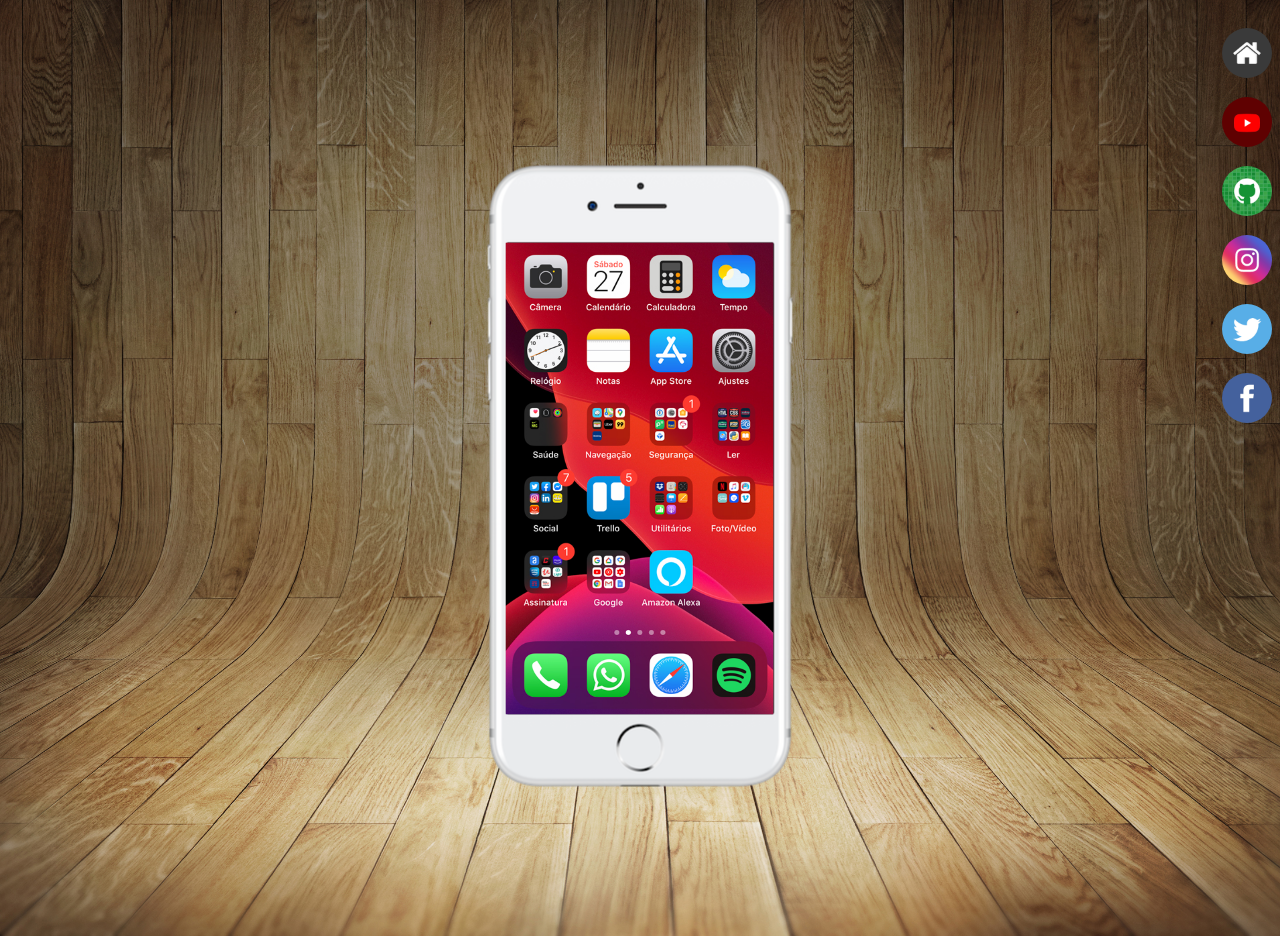
<file: index.html>
<!DOCTYPE html>
<html lang="pt-BR">
<head>
    <meta charset="UTF-8">
    <meta http-equiv="X-UA-Compatible" content="IE=edge">
    <meta name="viewport" content="width=device-width, initial-scale=1.0">
    <link rel="shortcut icon" href="imagens/pacote-d013/favicon.ico" type="image/x-icon">
    <title>Projeto de Redes Sociais</title>
    <link rel="stylesheet" href="style.css">
</head>
<body>

    <div id="iphone">
        <img src="imagens/pacote-d013/frame-iphone.png" alt="foto iphone">

        <iframe name="frame" src="tela-pag/home.html" frameborder="0"></iframe>

    </div>



    <div id="menu">

        <a href="tela-pag/home.html" target="frame"><img src="imagens/pacote-d013/logo-home.jpg" alt="logo do home"></a> <br>
        <a href="tela-pag/youtube.html" target="frame"><img src="imagens/pacote-d013/logo-youtube.jpg" alt="logo do youtube"></a> <br>
        <a href="tela-pag/github.html" target="frame"><img src="imagens/pacote-d013/logo-github.jpg" alt="logo do github"></a> <br>
        <a href="tela-pag/instagram.html" target="frame"><img src="imagens/pacote-d013/logo-instagram.jpg" alt="logo do instagram"></a> <br>
        <a href="tela-pag/twitter.html" target="frame"><img src="imagens/pacote-d013/logo-twitter.jpg" alt="logo do twitter"></a> <br>
        <a href="tela-pag/facebook.html" target="frame"><img src="imagens/pacote-d013/logo-facebook.jpg" alt="logo do facebook"></a> <br>

    </div>
    
</body>
</html>
</file>
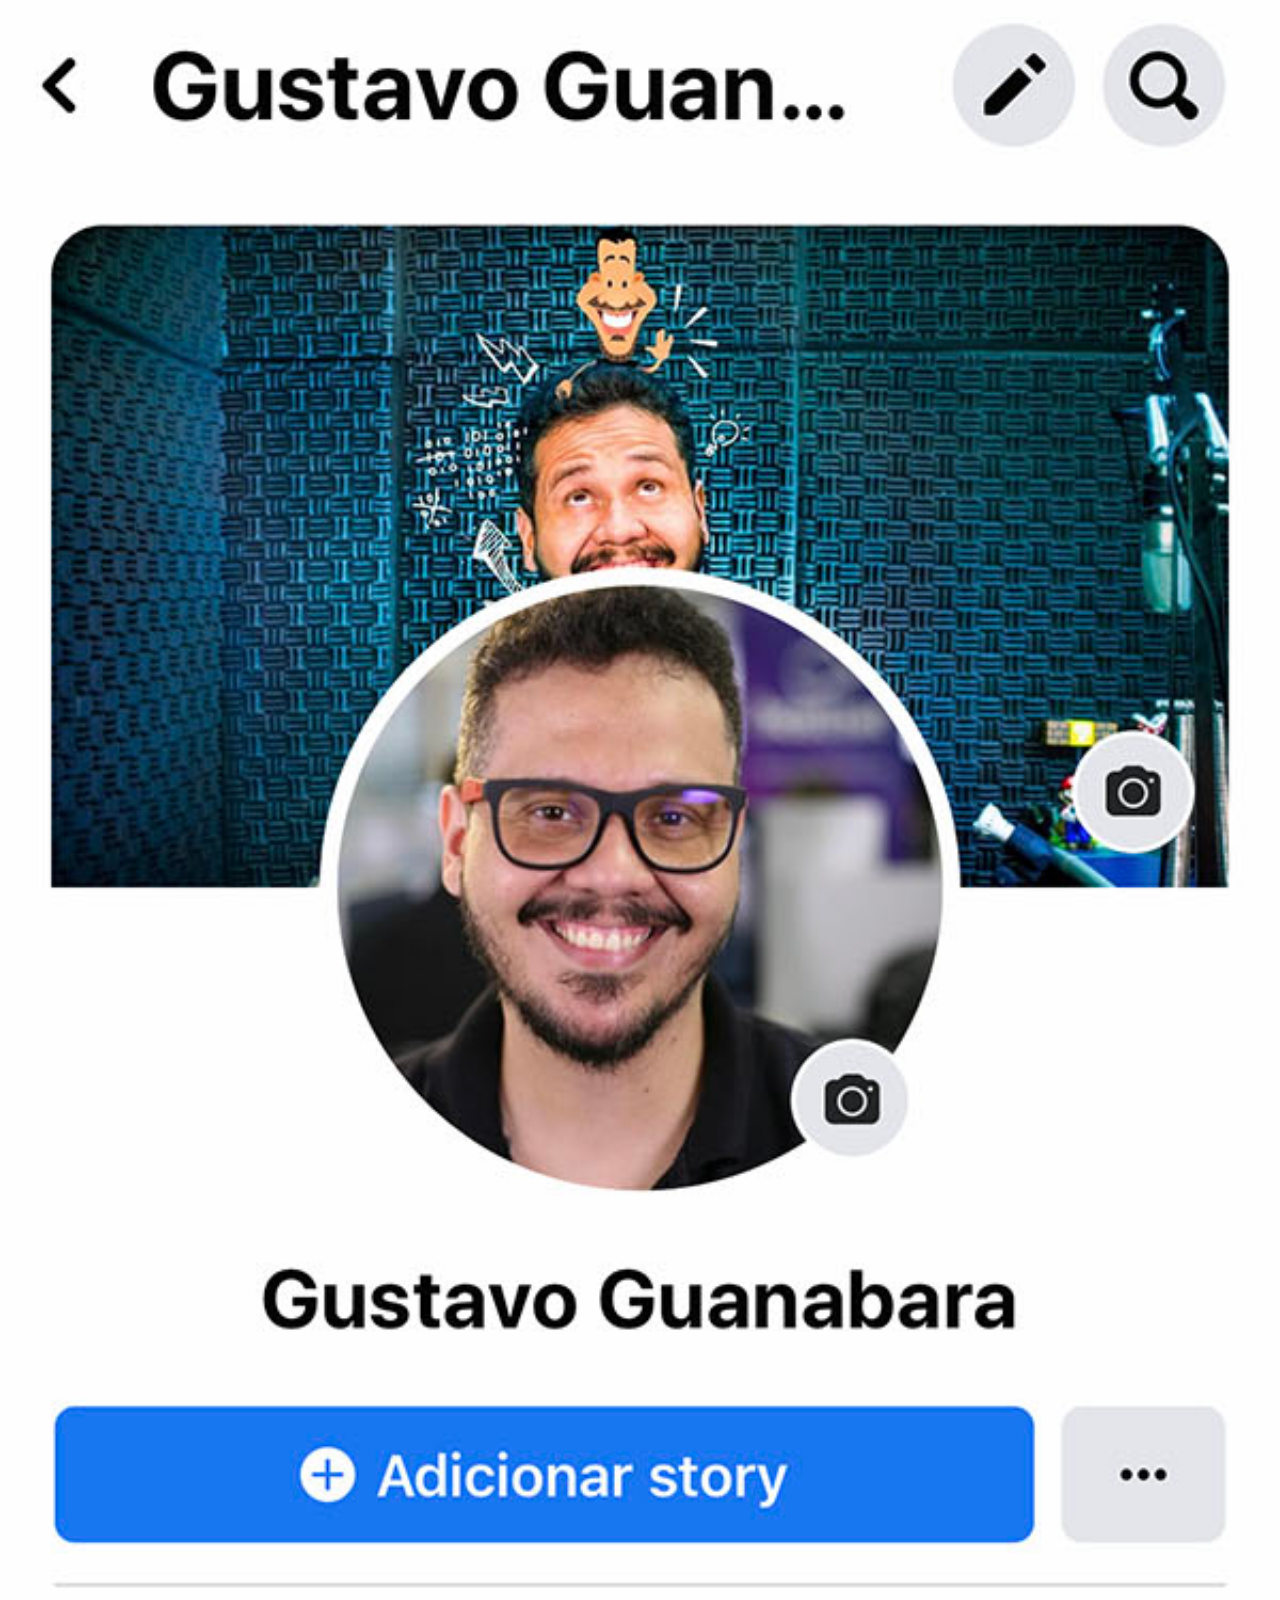
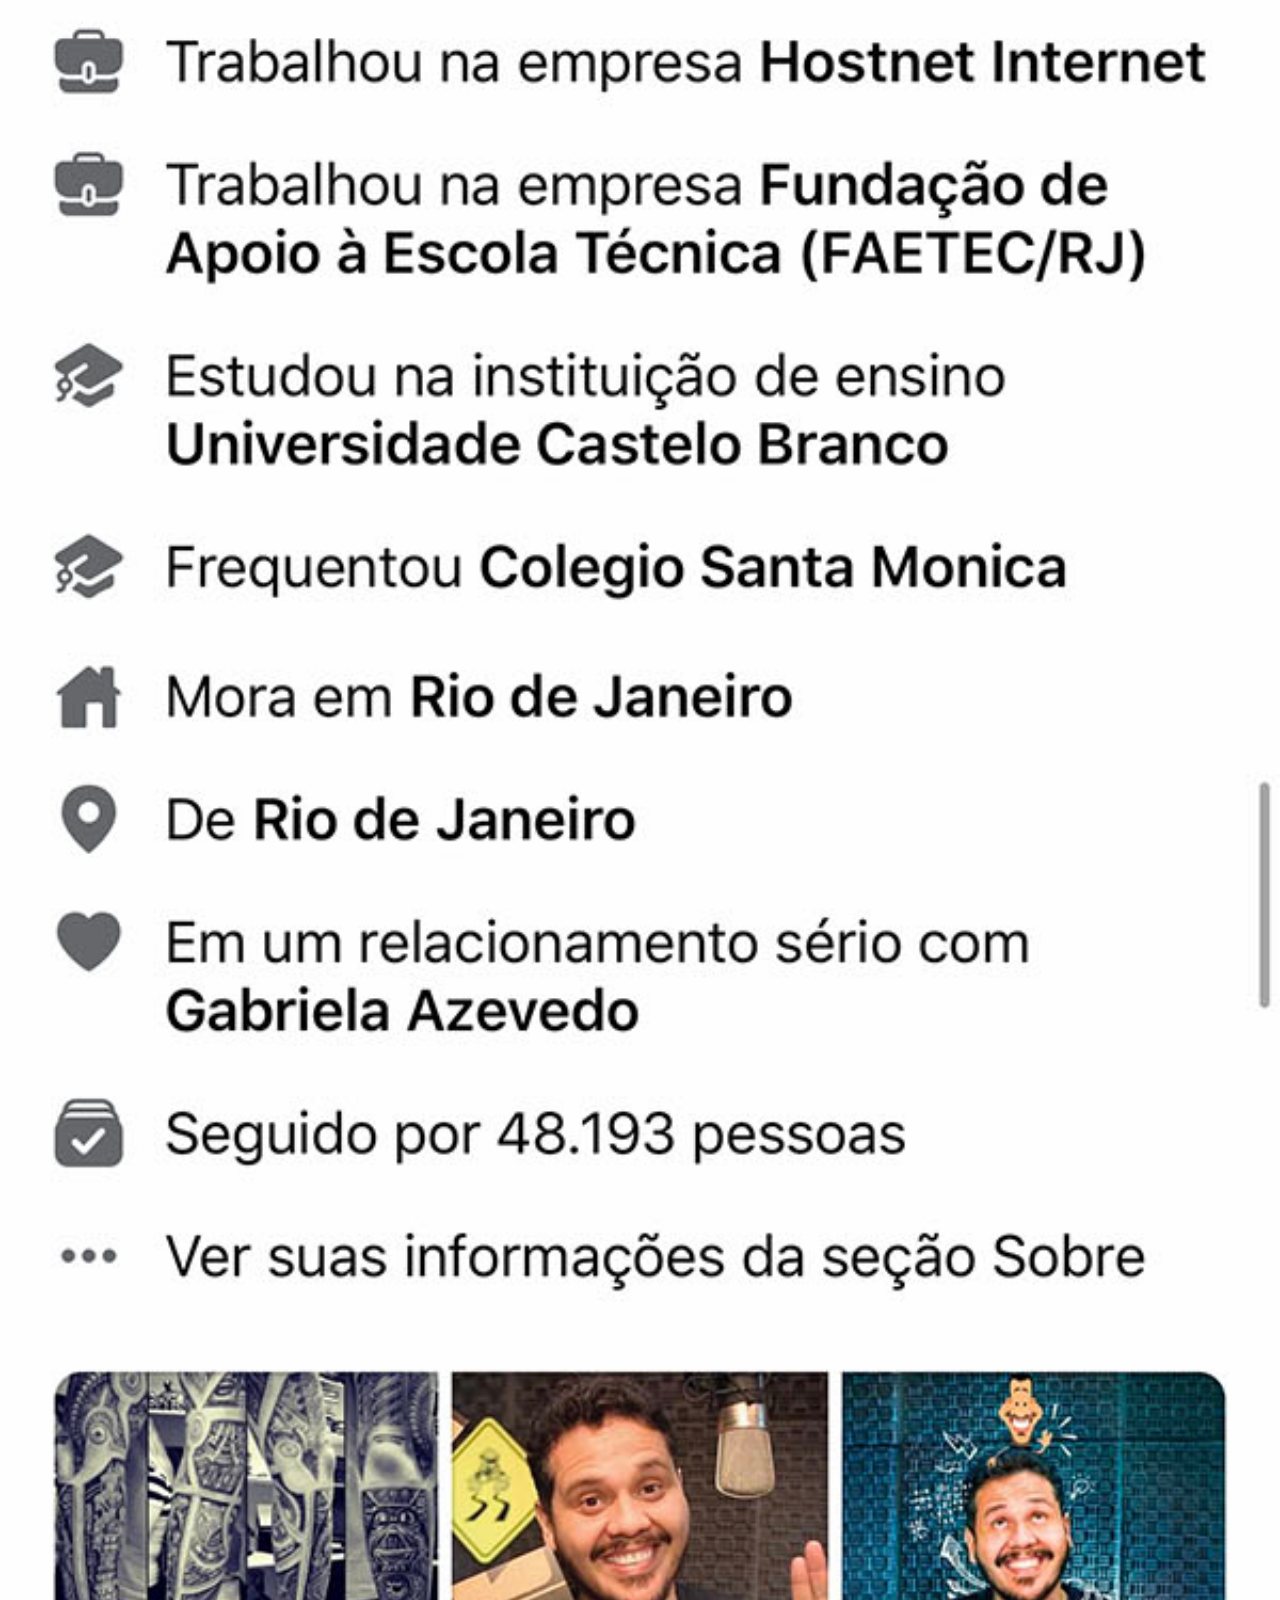
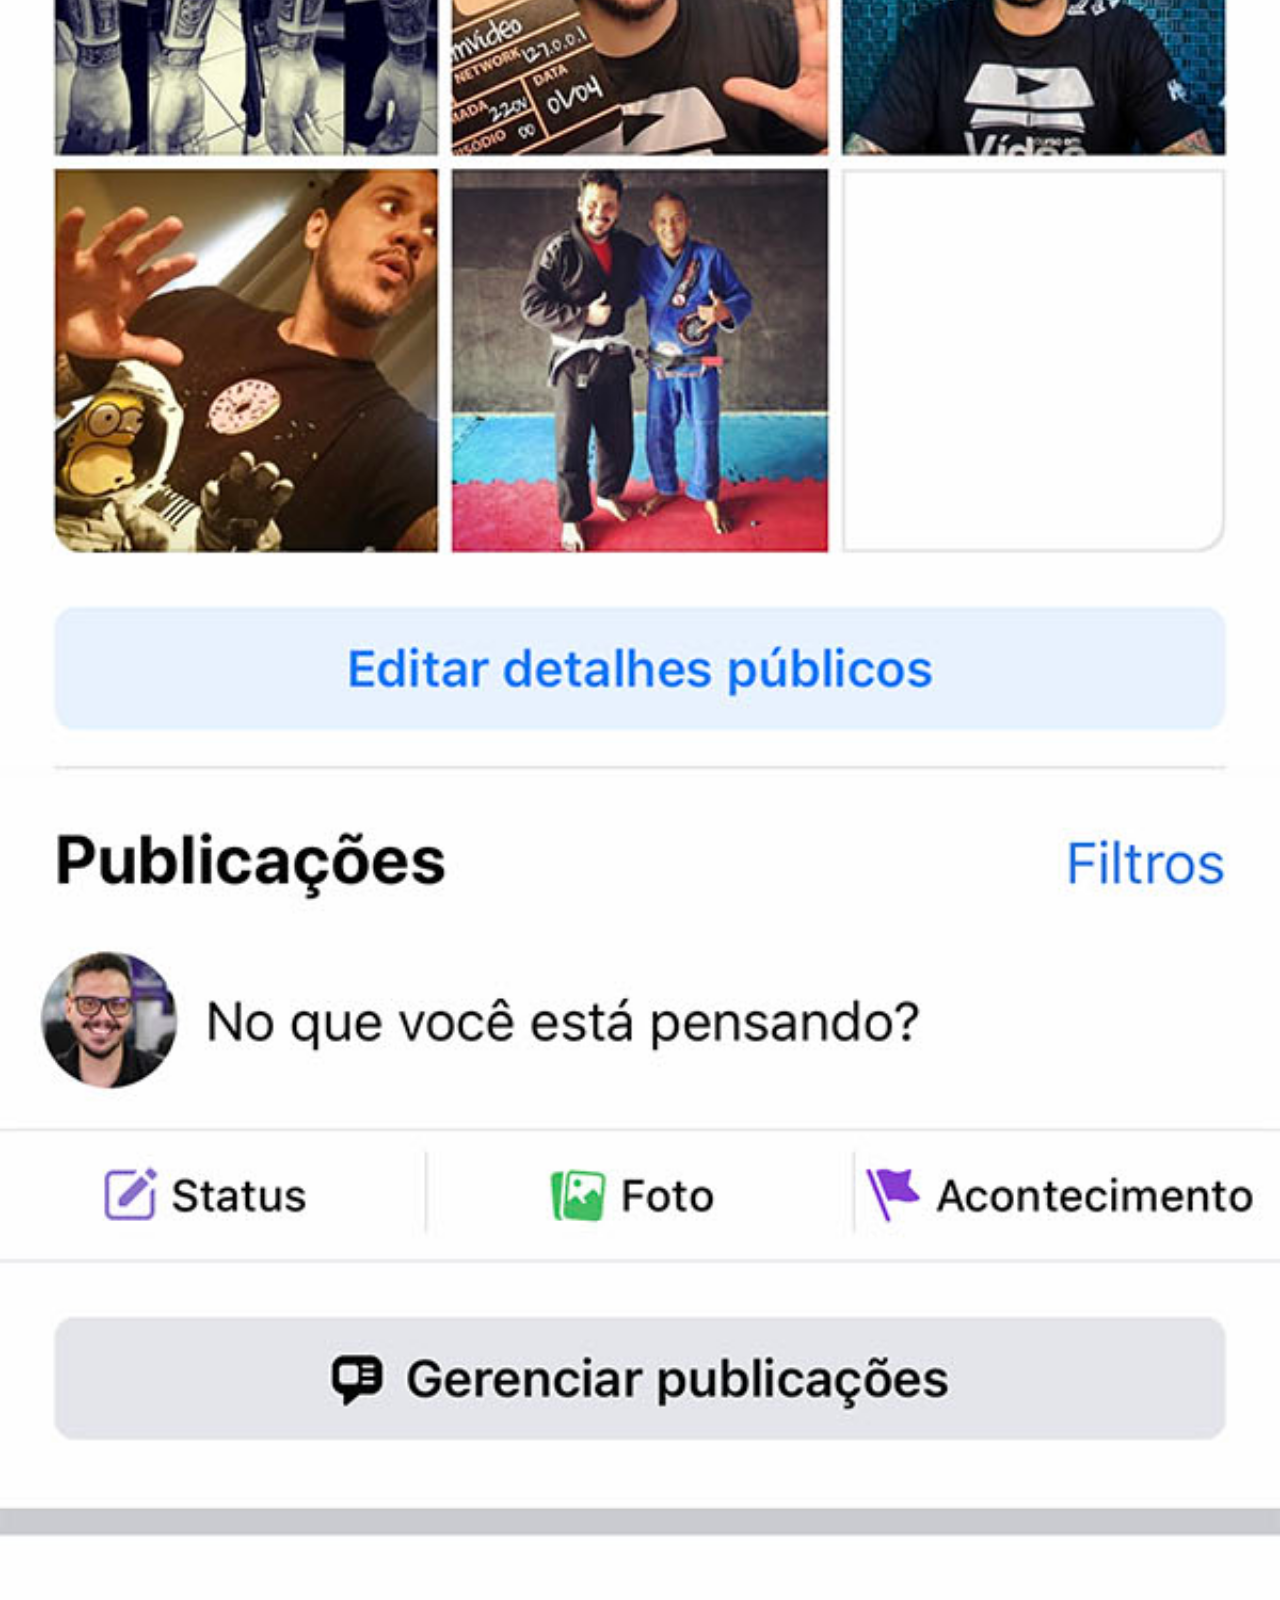
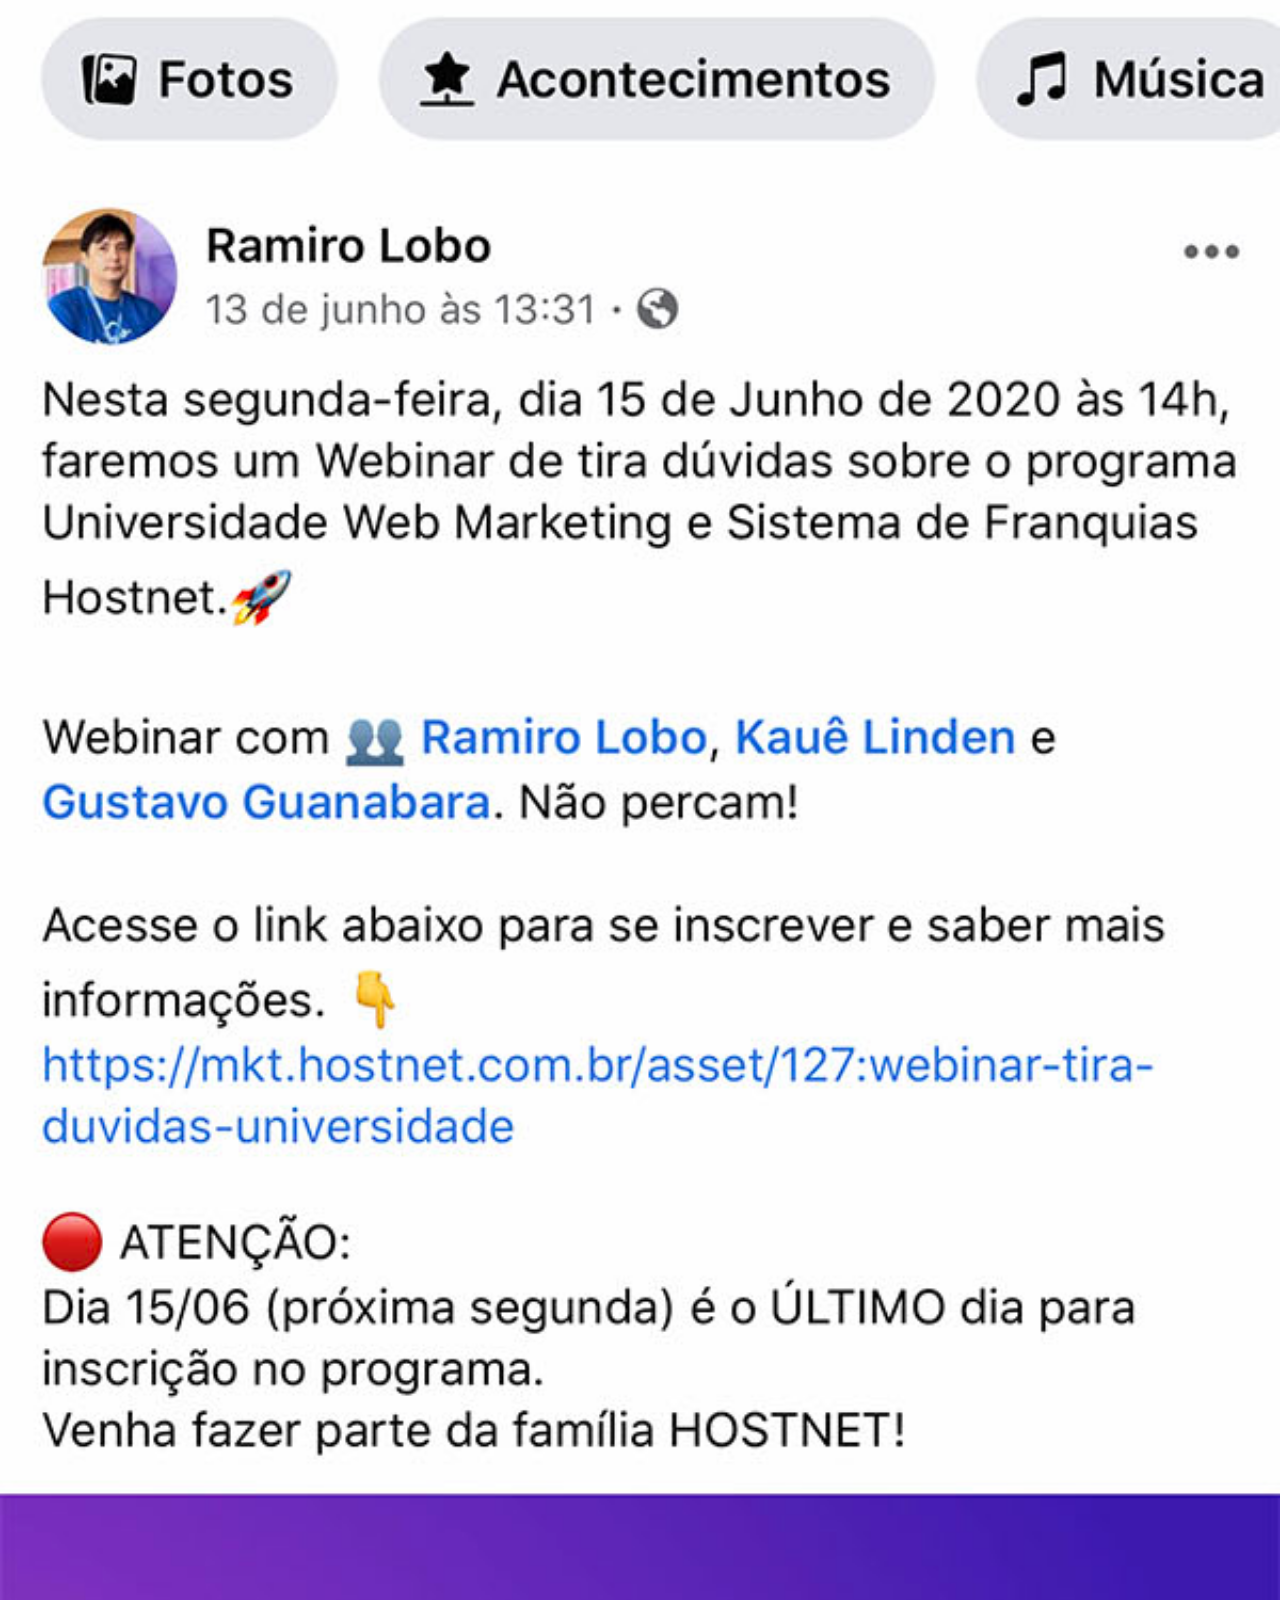
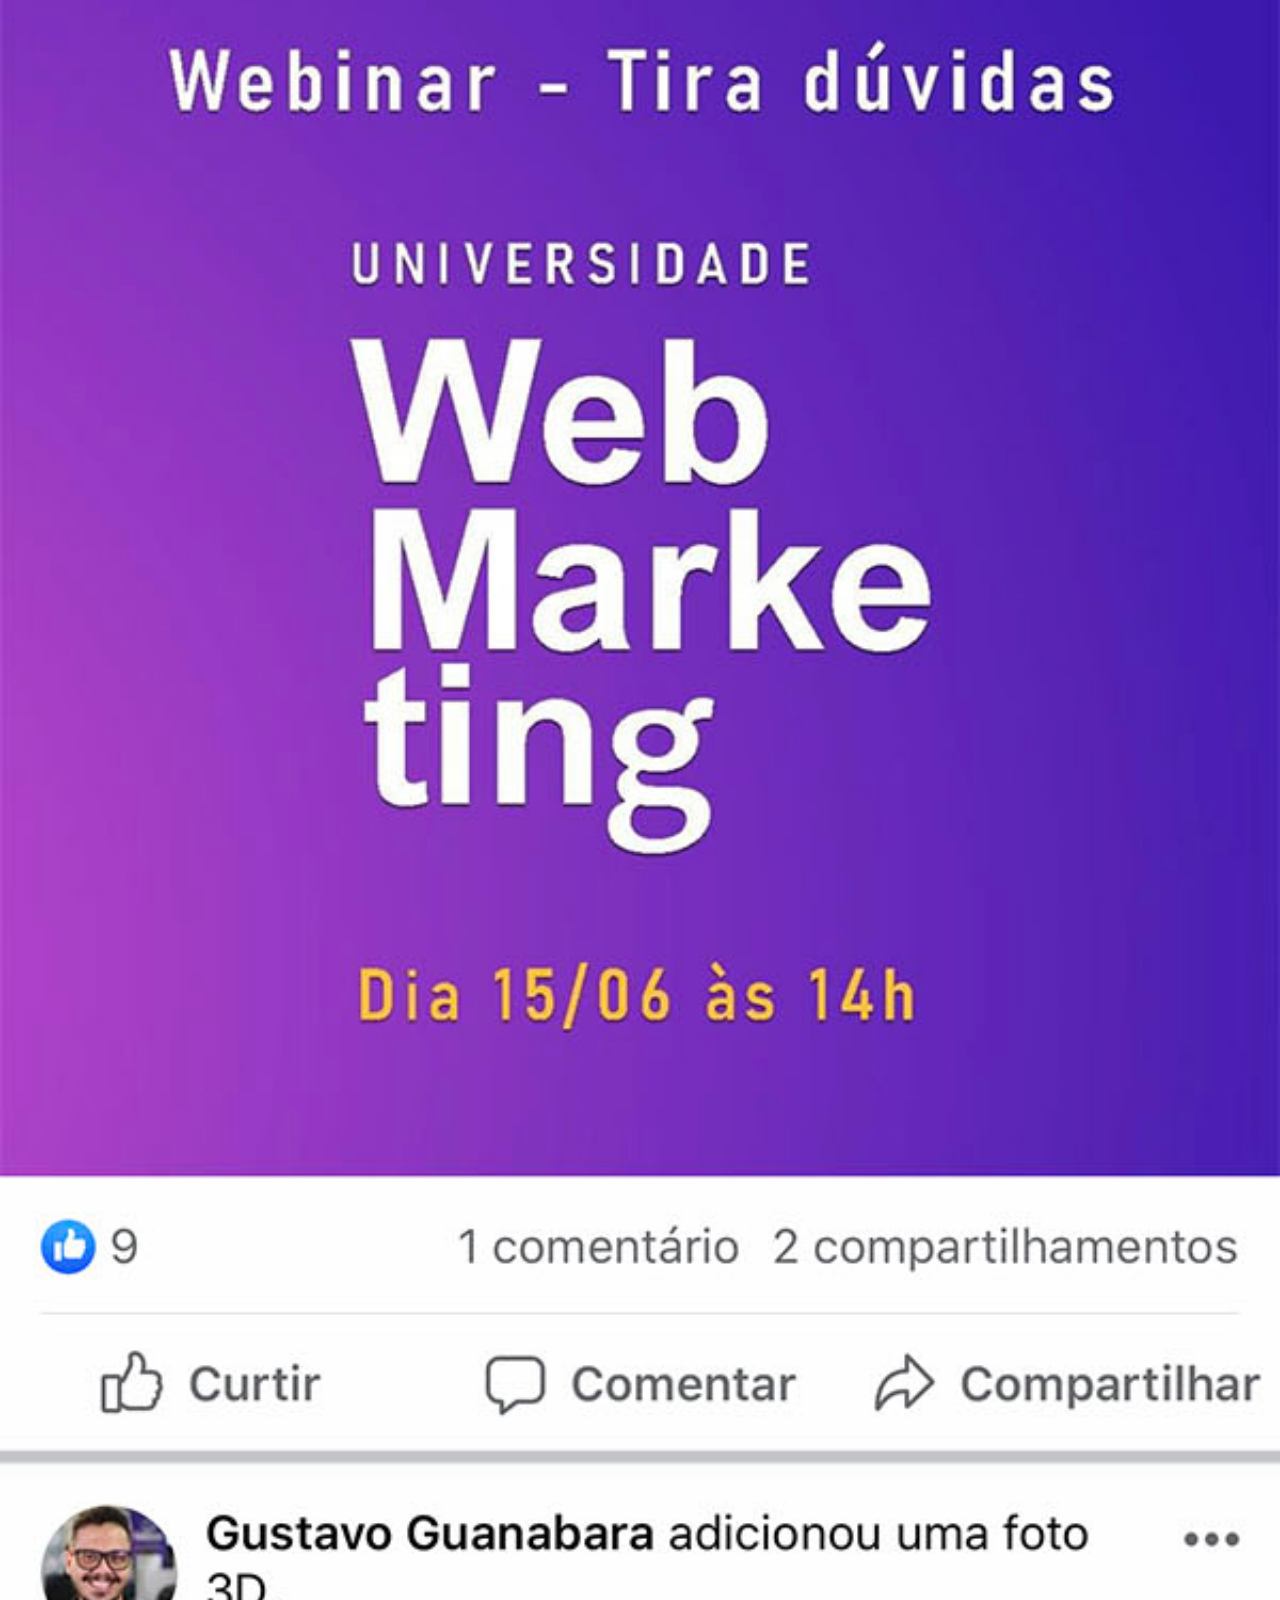
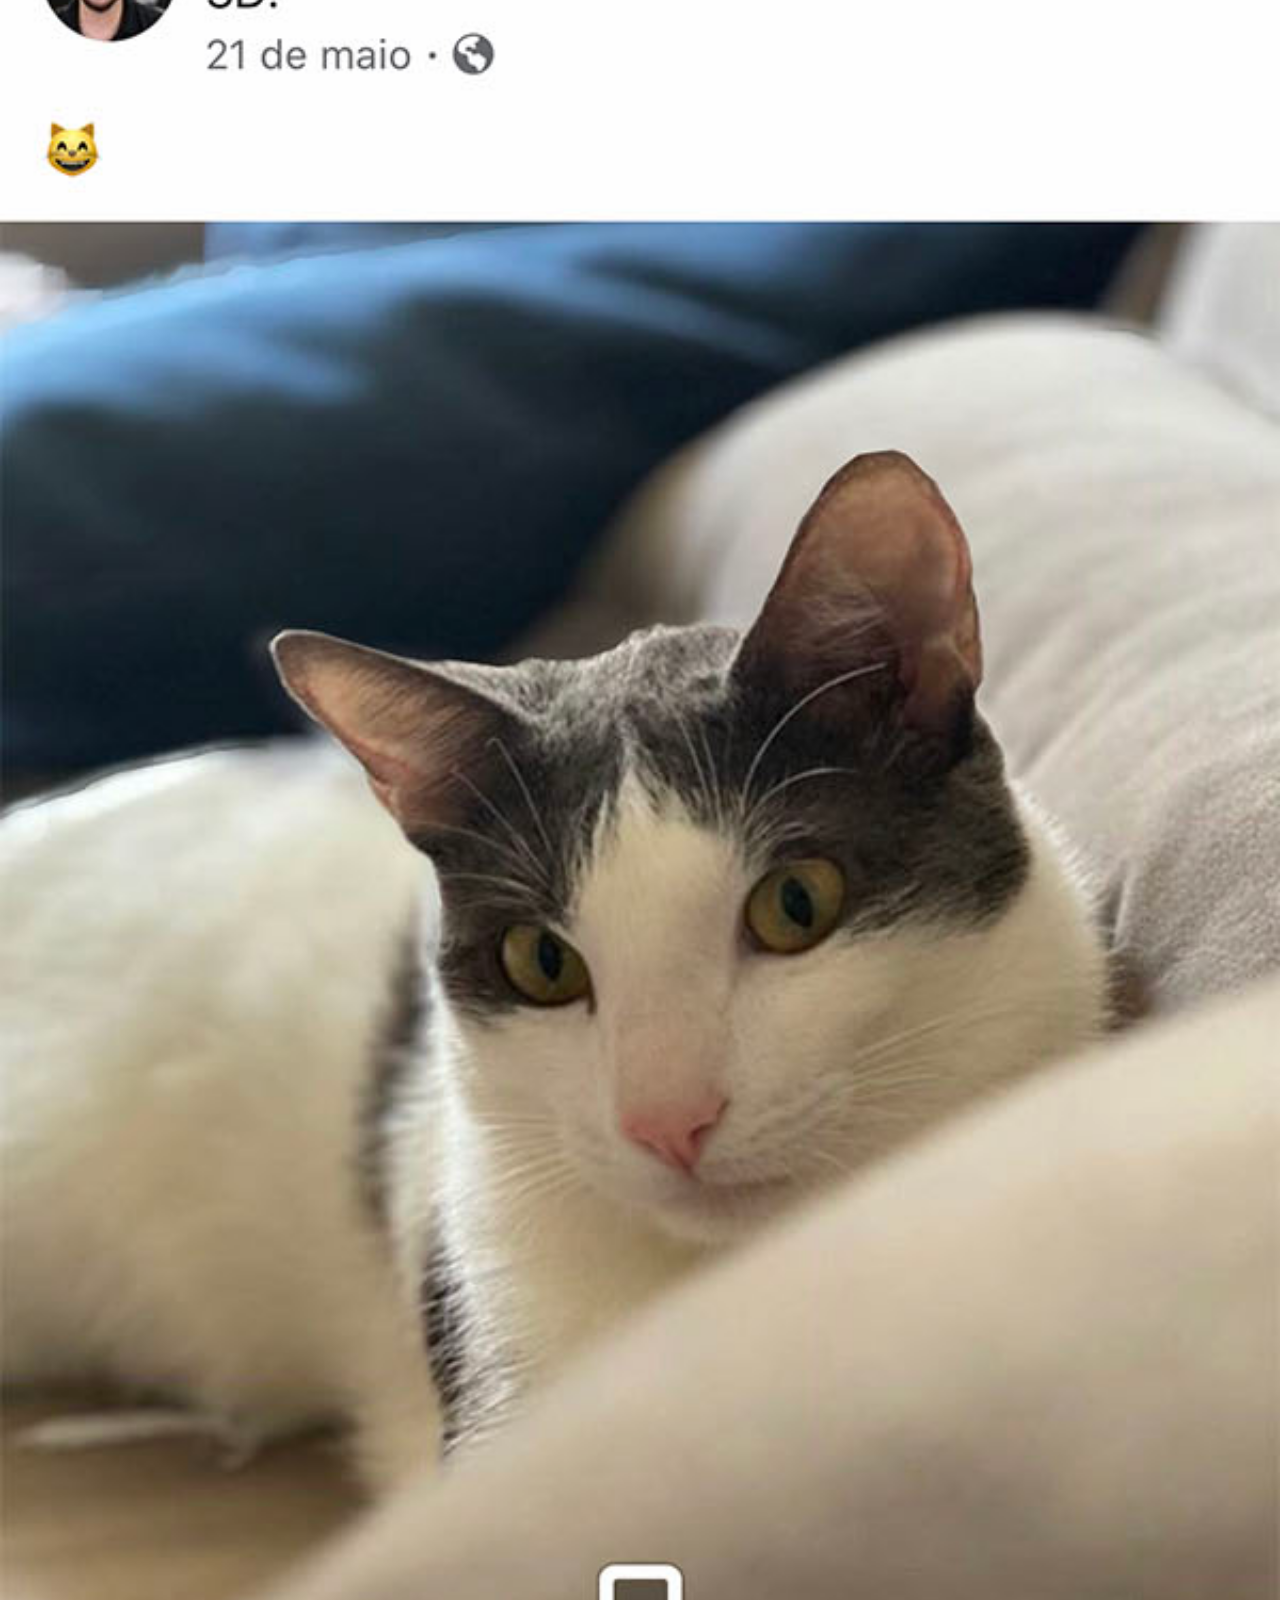
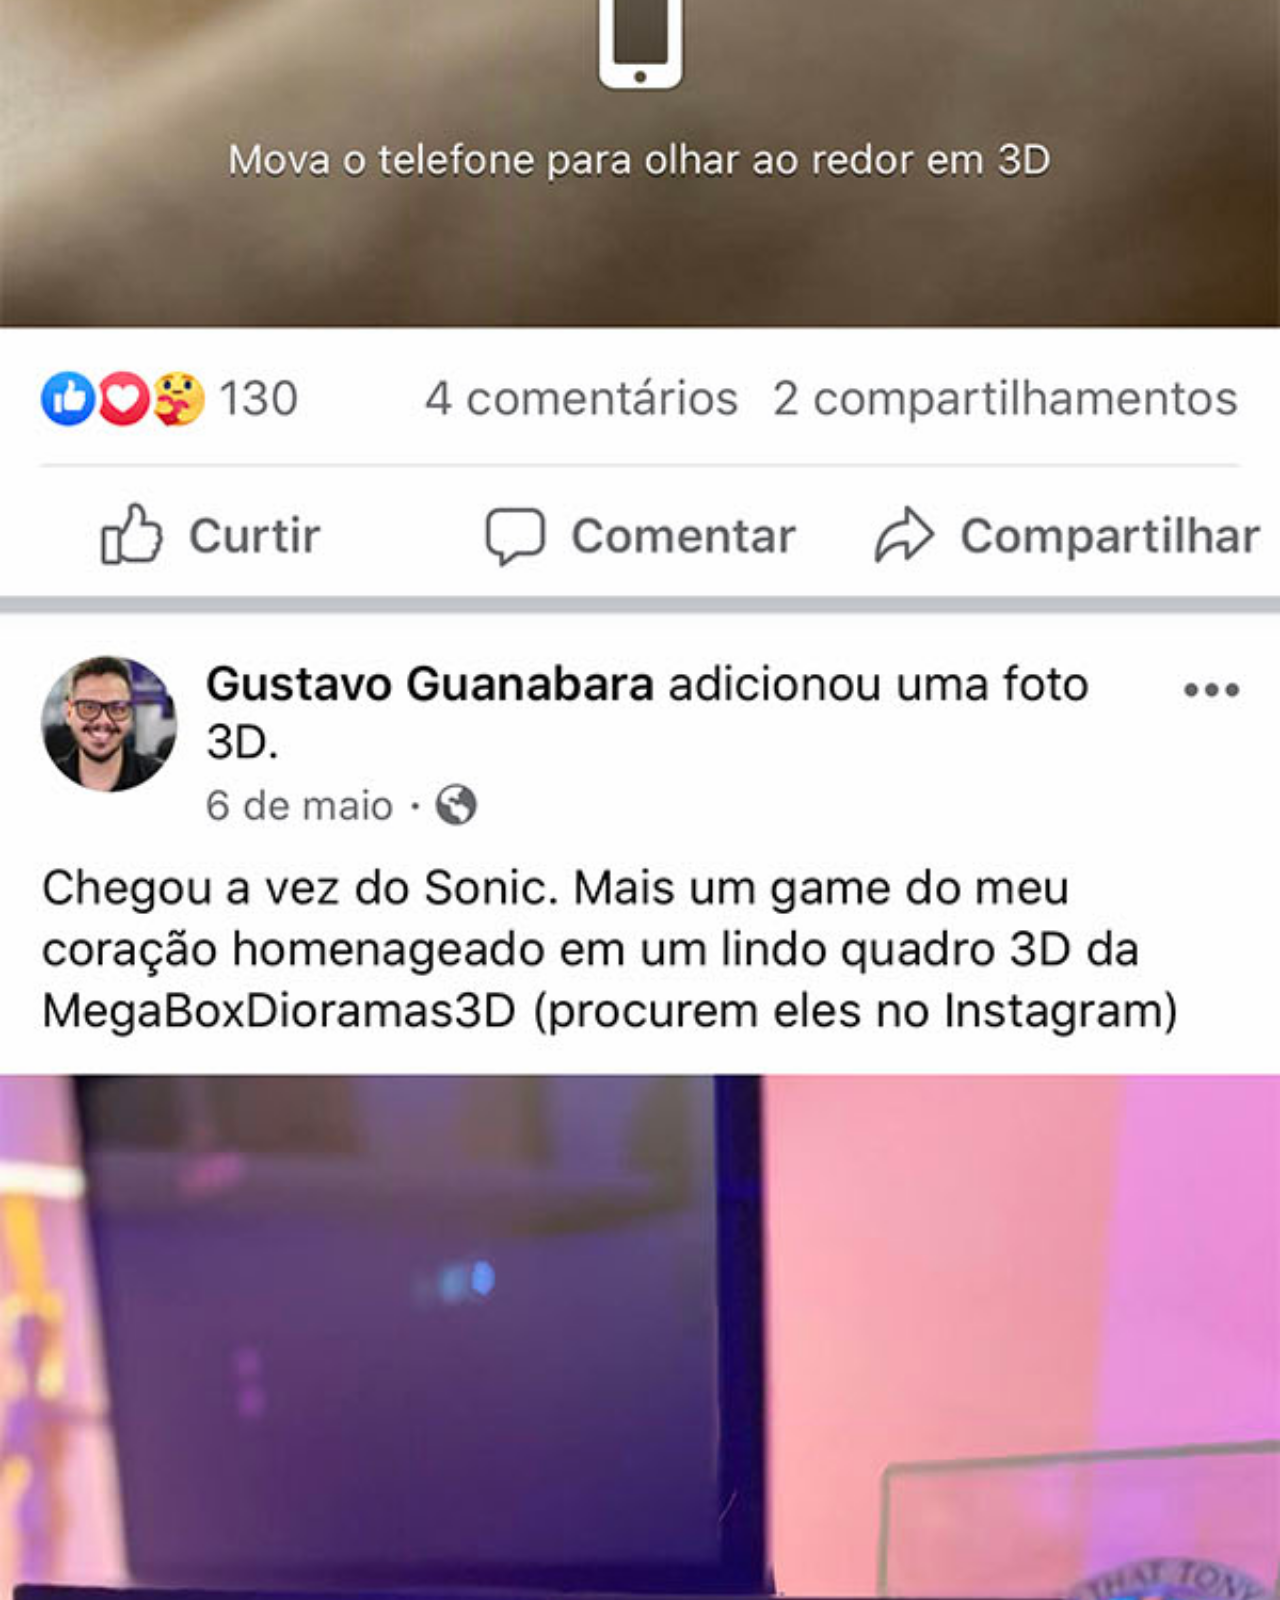
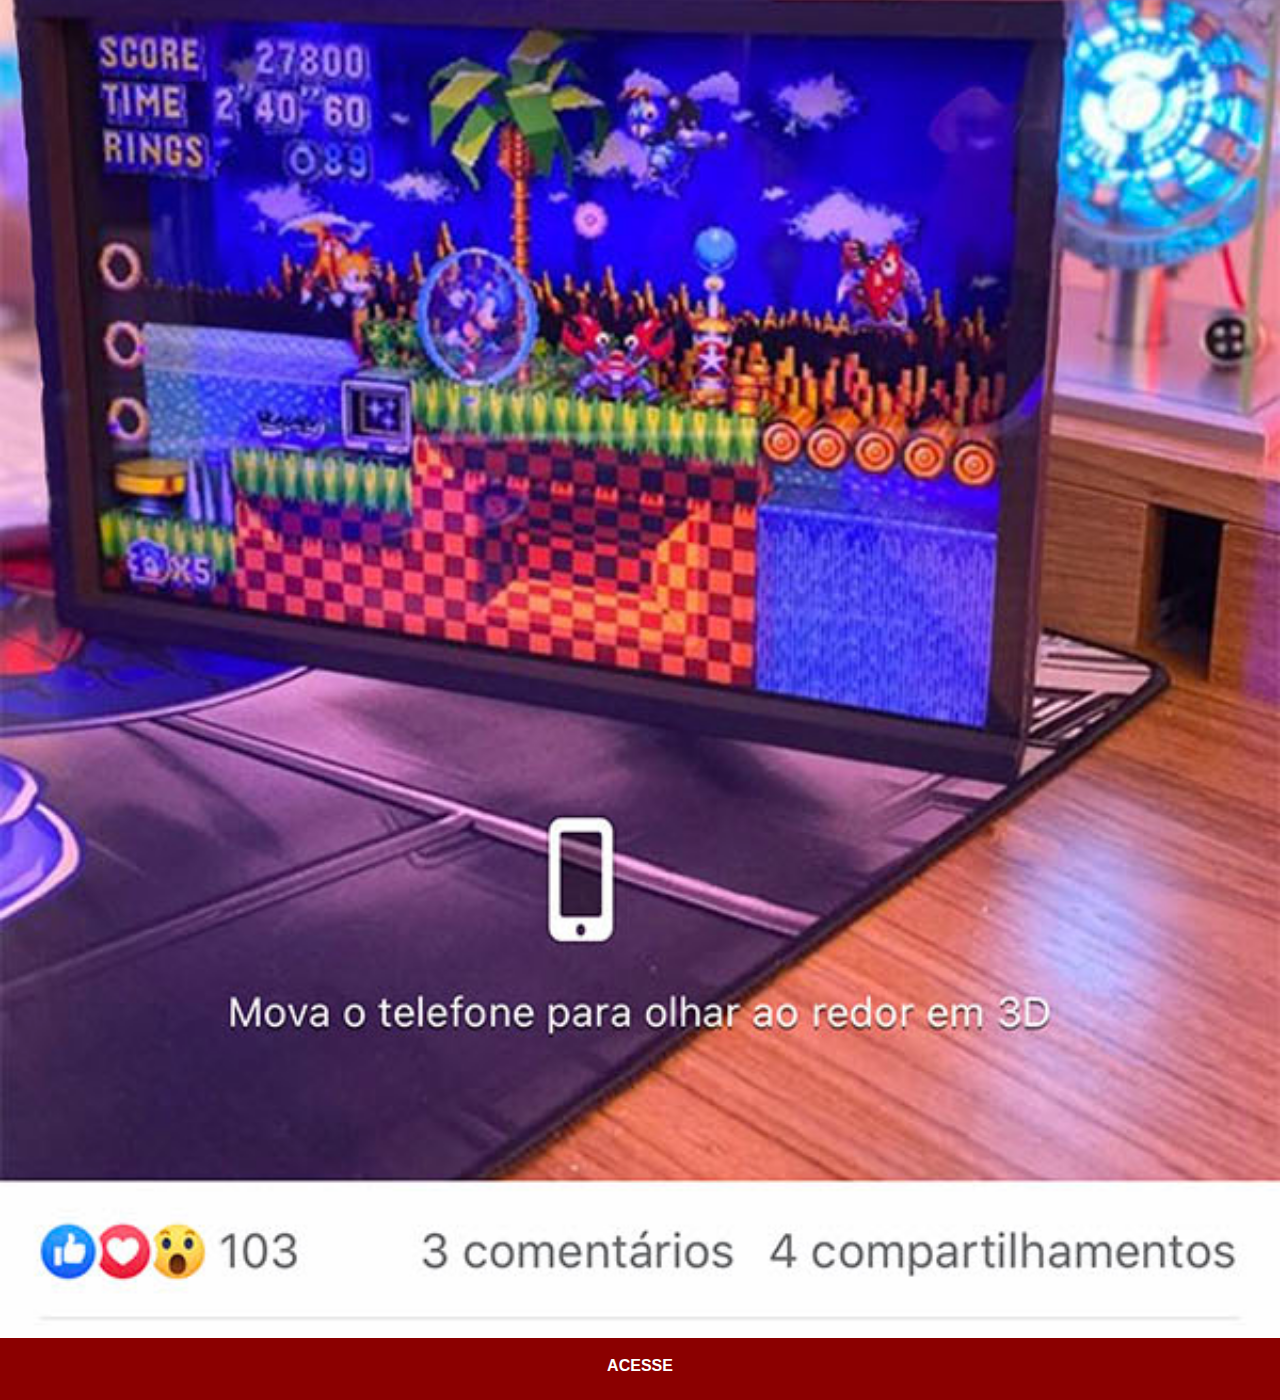
<file: tela-pag/facebook.html>
<!DOCTYPE html>
<html lang="pt-BR">
<head>
    <meta charset="UTF-8">
    <meta http-equiv="X-UA-Compatible" content="IE=edge">
    <meta name="viewport" content="width=device-width, initial-scale=1.0">
    <link rel="stylesheet" href="../estilos/estilo-social.css">
    <title>FACEBOOK</title>

</head>
<body>
    <img src="../imagens/pacote-d013/tela-facebook.jpg" alt="Facebook">
    <a href="https://www.facebook.com/gustavoguanabara/" target="_blank">ACESSE</a>
    
    
</body>
</html>
</file>
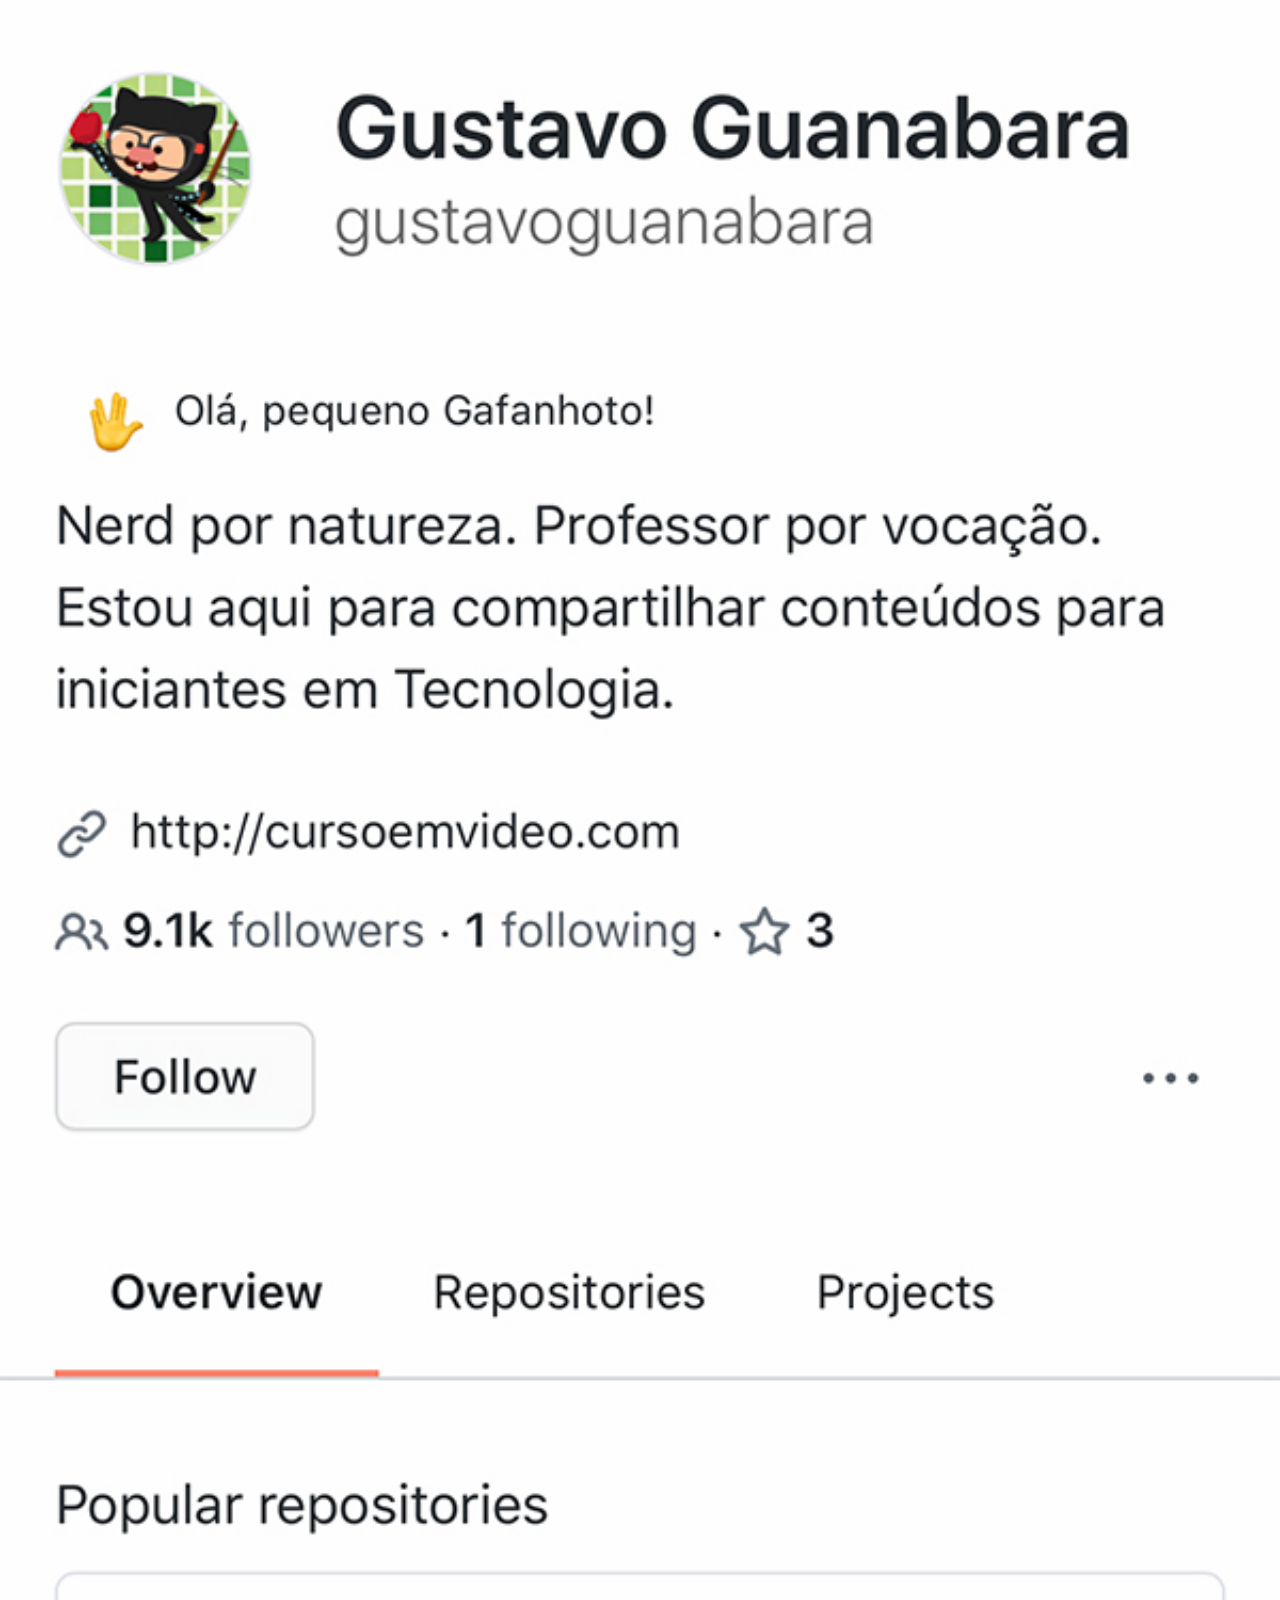
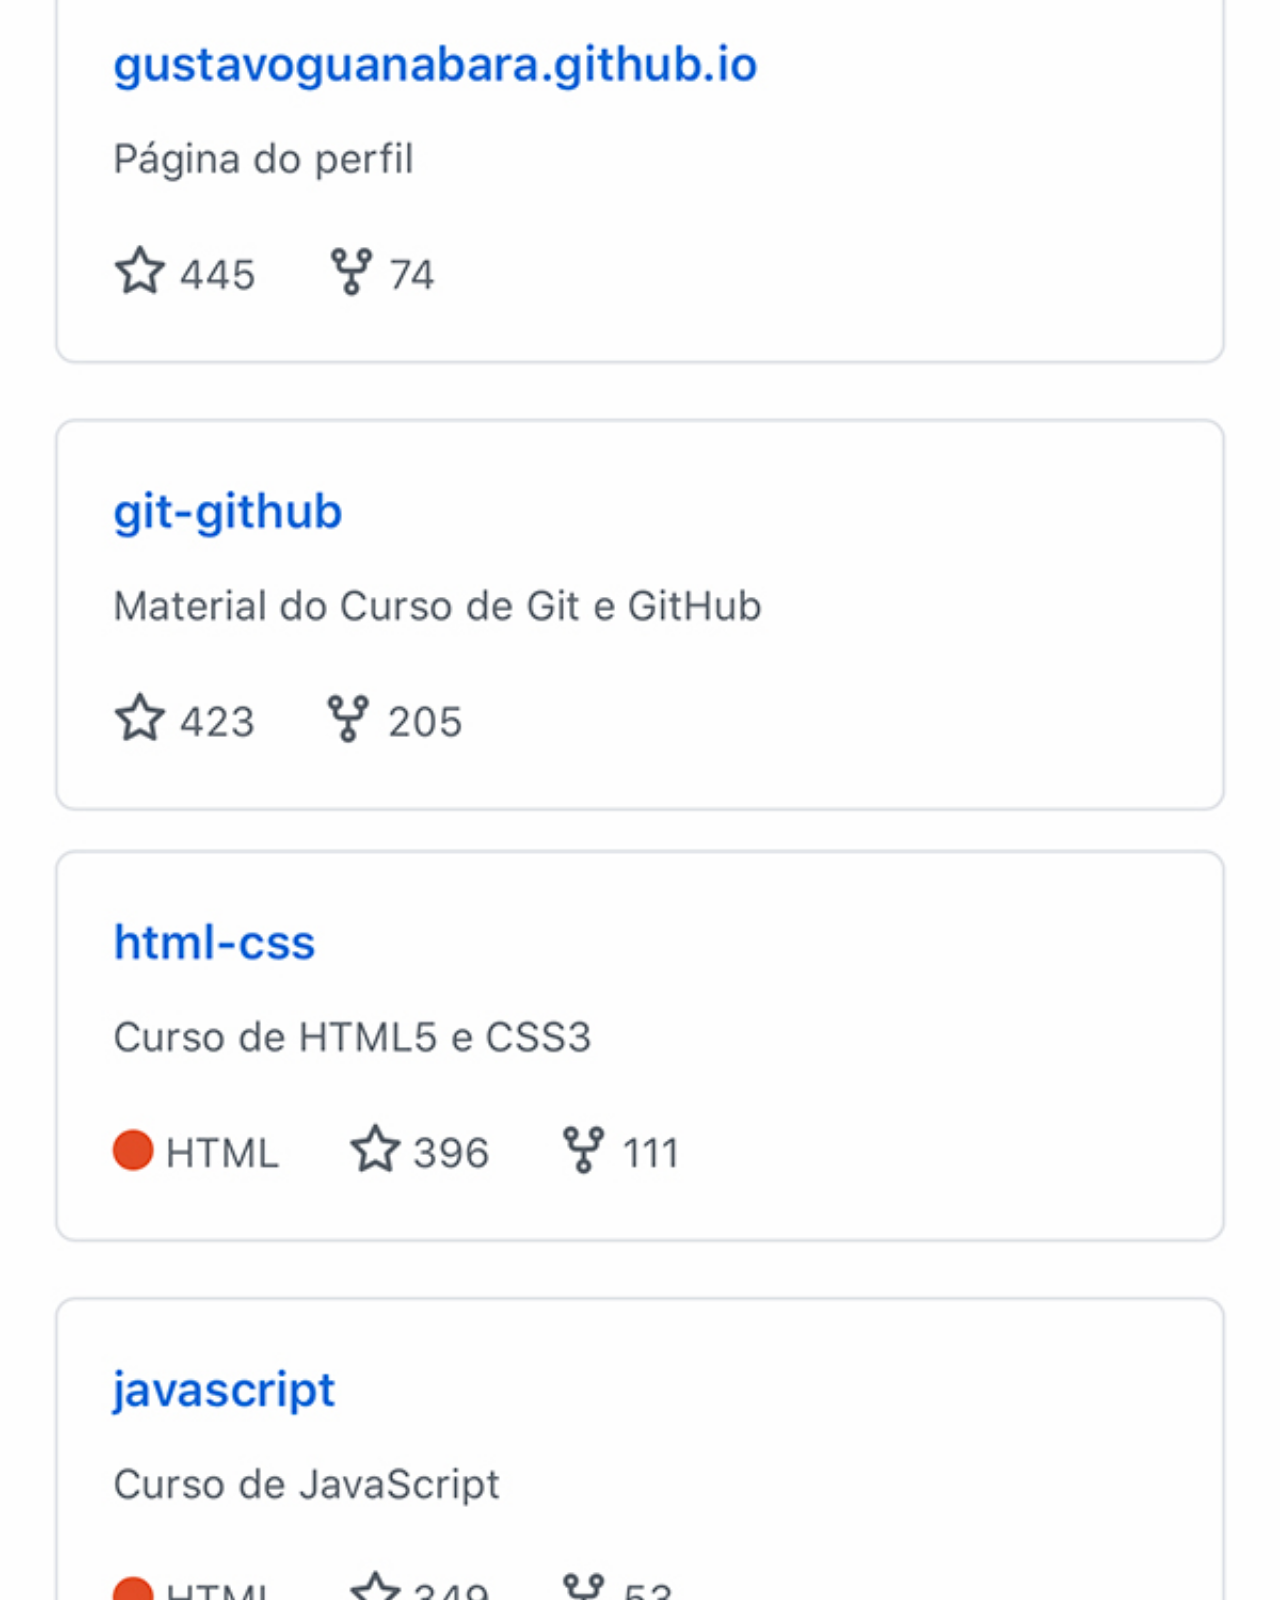
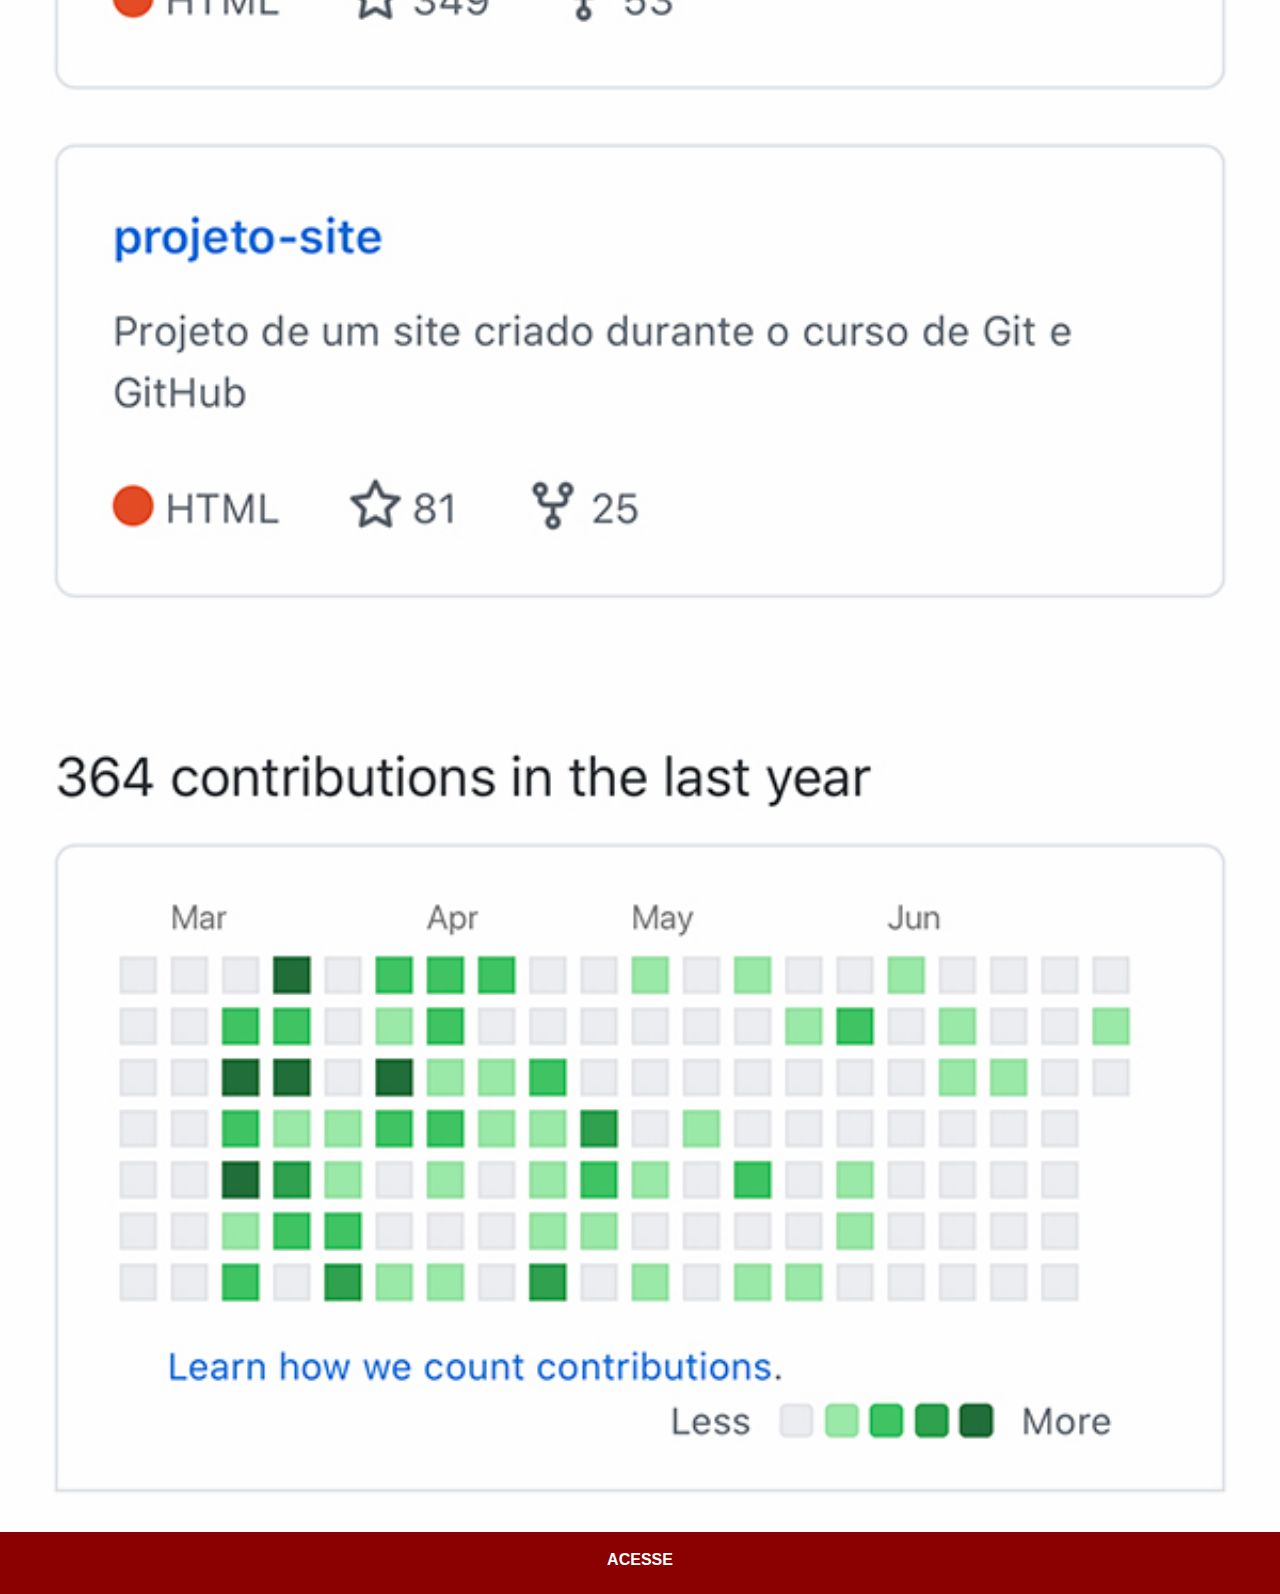
<file: tela-pag/github.html>
<!DOCTYPE html>
<html lang="pt-BR">
<head>
    <meta charset="UTF-8">
    <meta http-equiv="X-UA-Compatible" content="IE=edge">
    <meta name="viewport" content="width=device-width, initial-scale=1.0">
    <link rel="stylesheet" href="../estilos/estilo-social.css">
    <title>GITHUB</title>

</head>
<body>
    <img src="../imagens/pacote-d013/tela-github.jpg" alt="GitHub">
    <a href="https://github.com/gustavoguanabara" target="_blank">ACESSE</a>
    
    
</body>
</html>
</file>
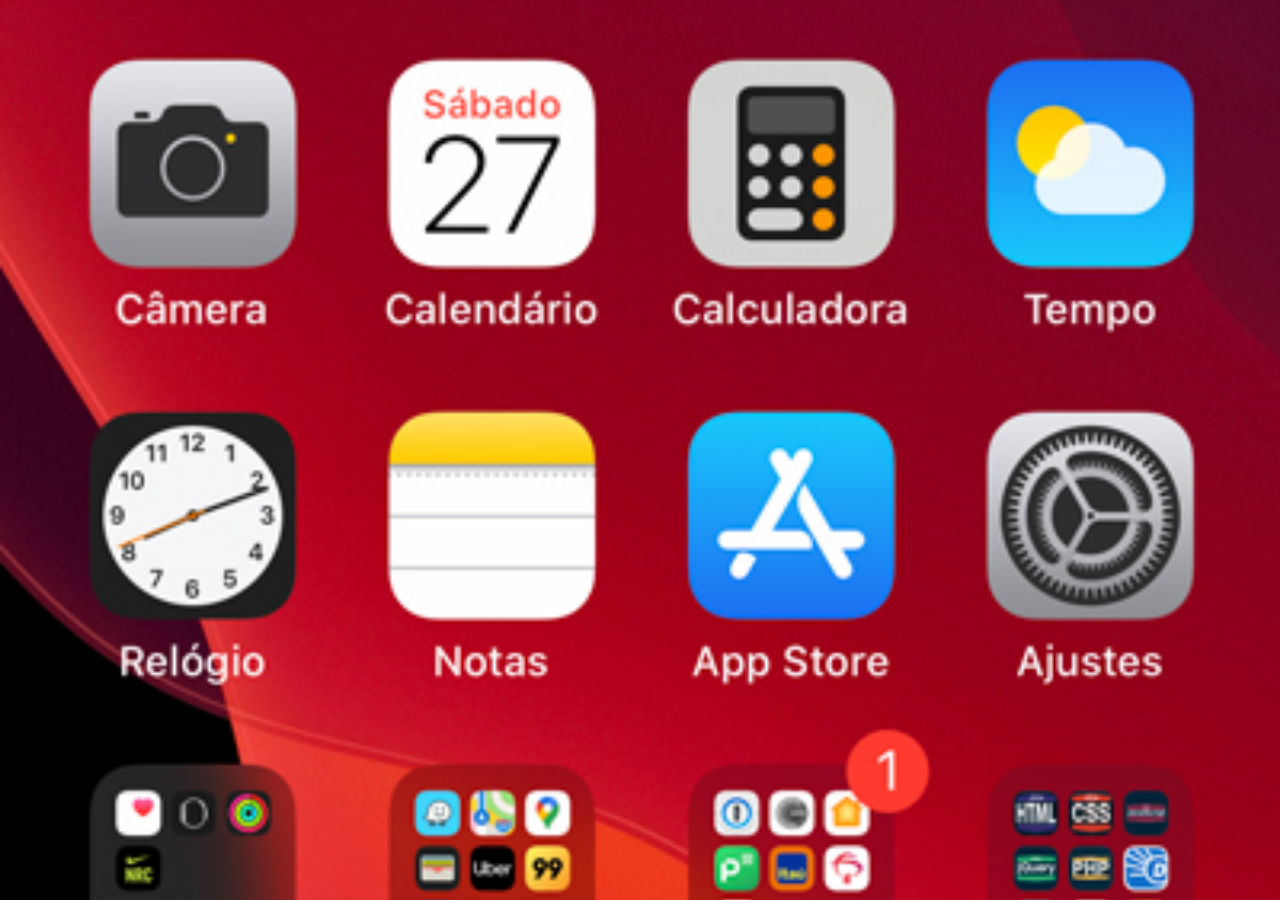
<file: tela-pag/home.html>
<!DOCTYPE html>
<html lang="pt-BR">
<head>
    <meta charset="UTF-8">
    <meta http-equiv="X-UA-Compatible" content="IE=edge">
    <meta name="viewport" content="width=device-width, initial-scale=1.0">
    <title>HOME</title>
    <style>
        * {
            margin: 0px;
            padding: 0px;
            
        }

        body {
            background-image: url(../imagens/pacote-d013/tela-home.jpg);
            background-repeat: no-repeat;
            background-size: cover;
            position: absolute;
            width: 100vw;
            height: 100vh;
            
        }
    </style>
</head>
<body>
    
    
</body>
</html>
</file>
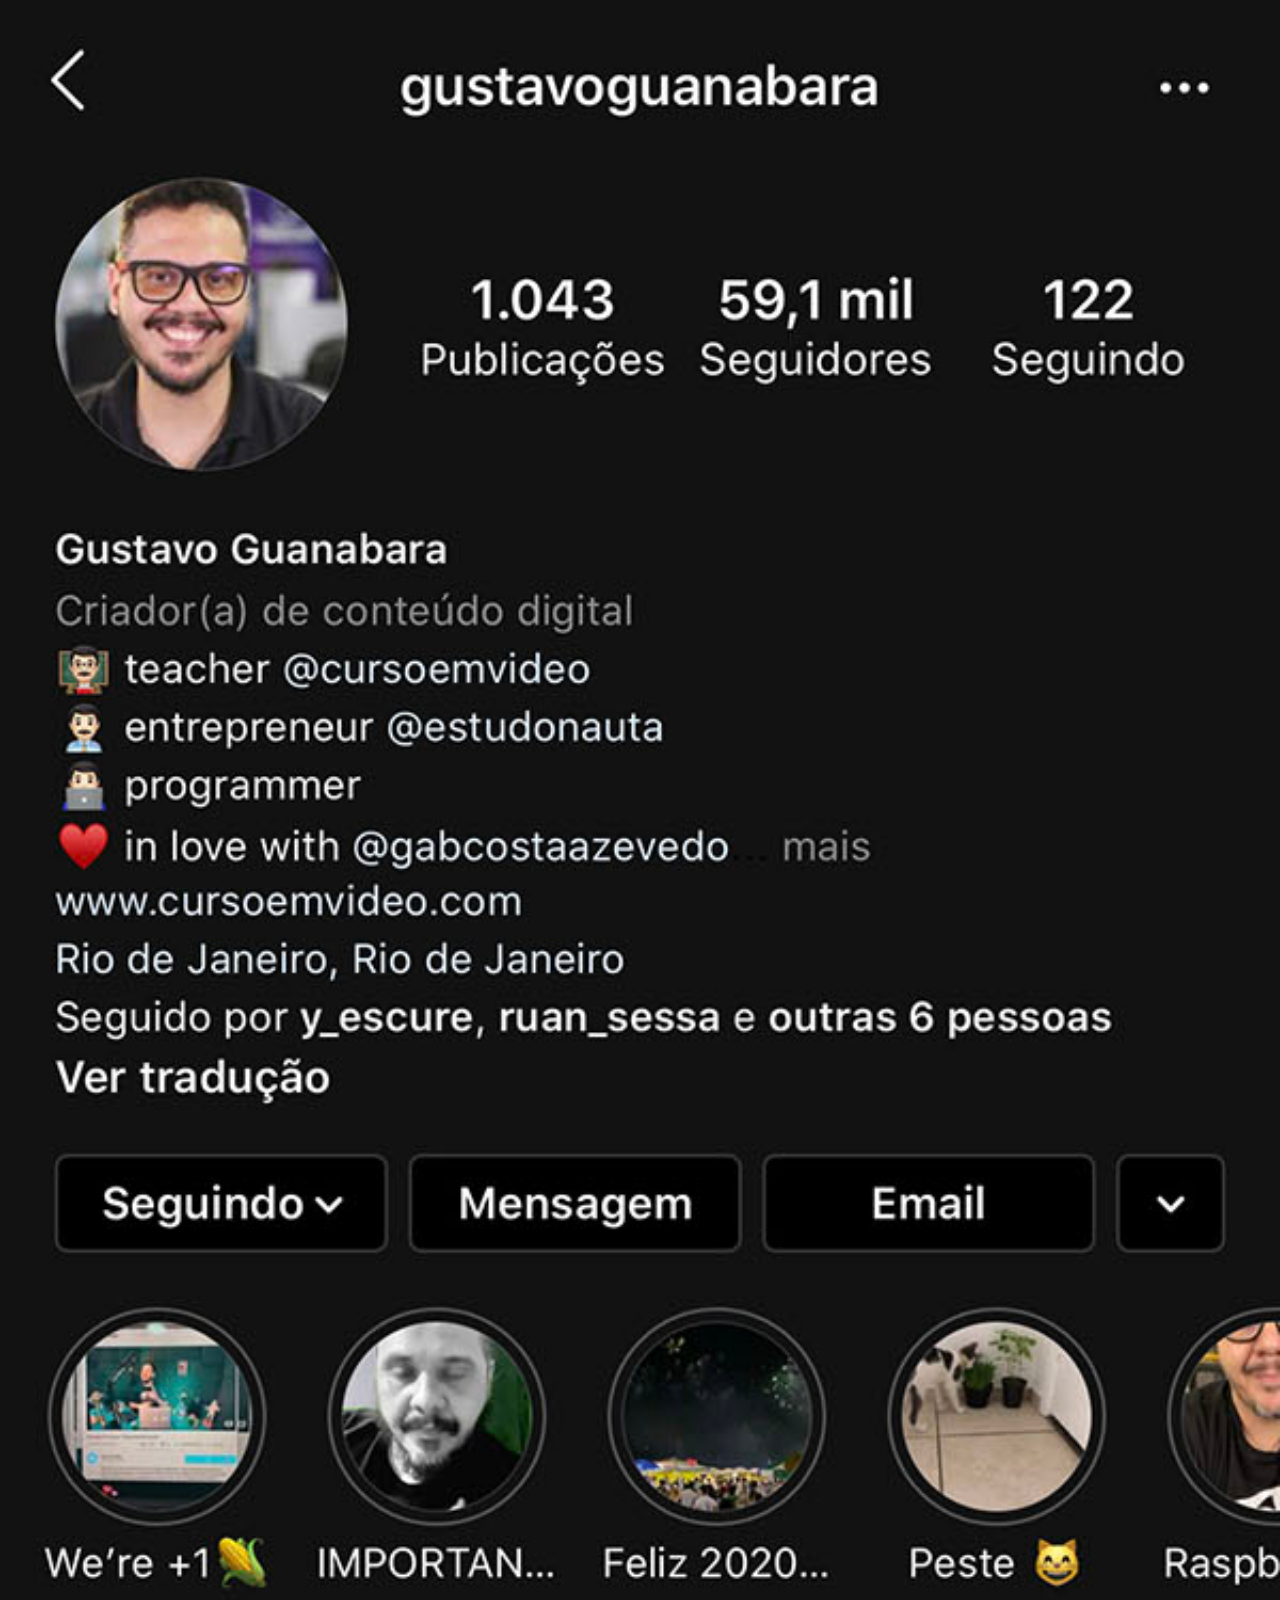
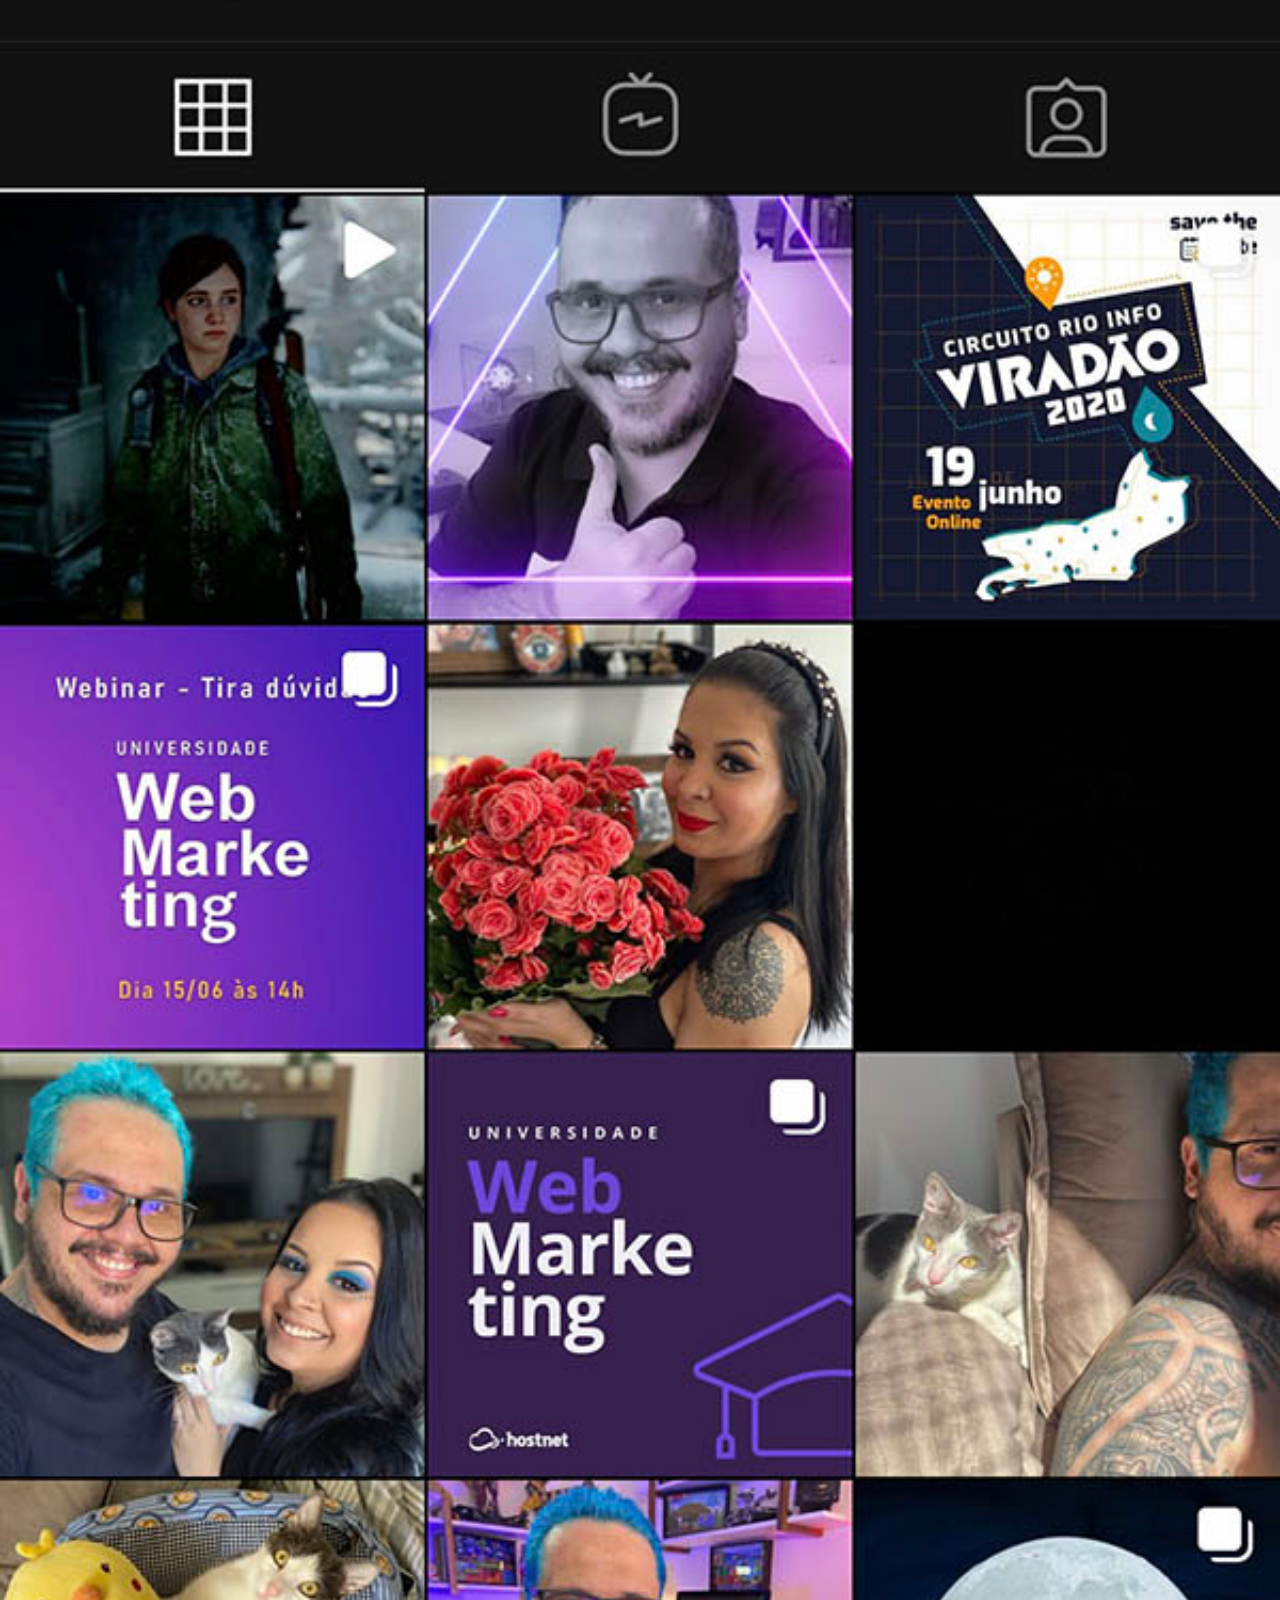
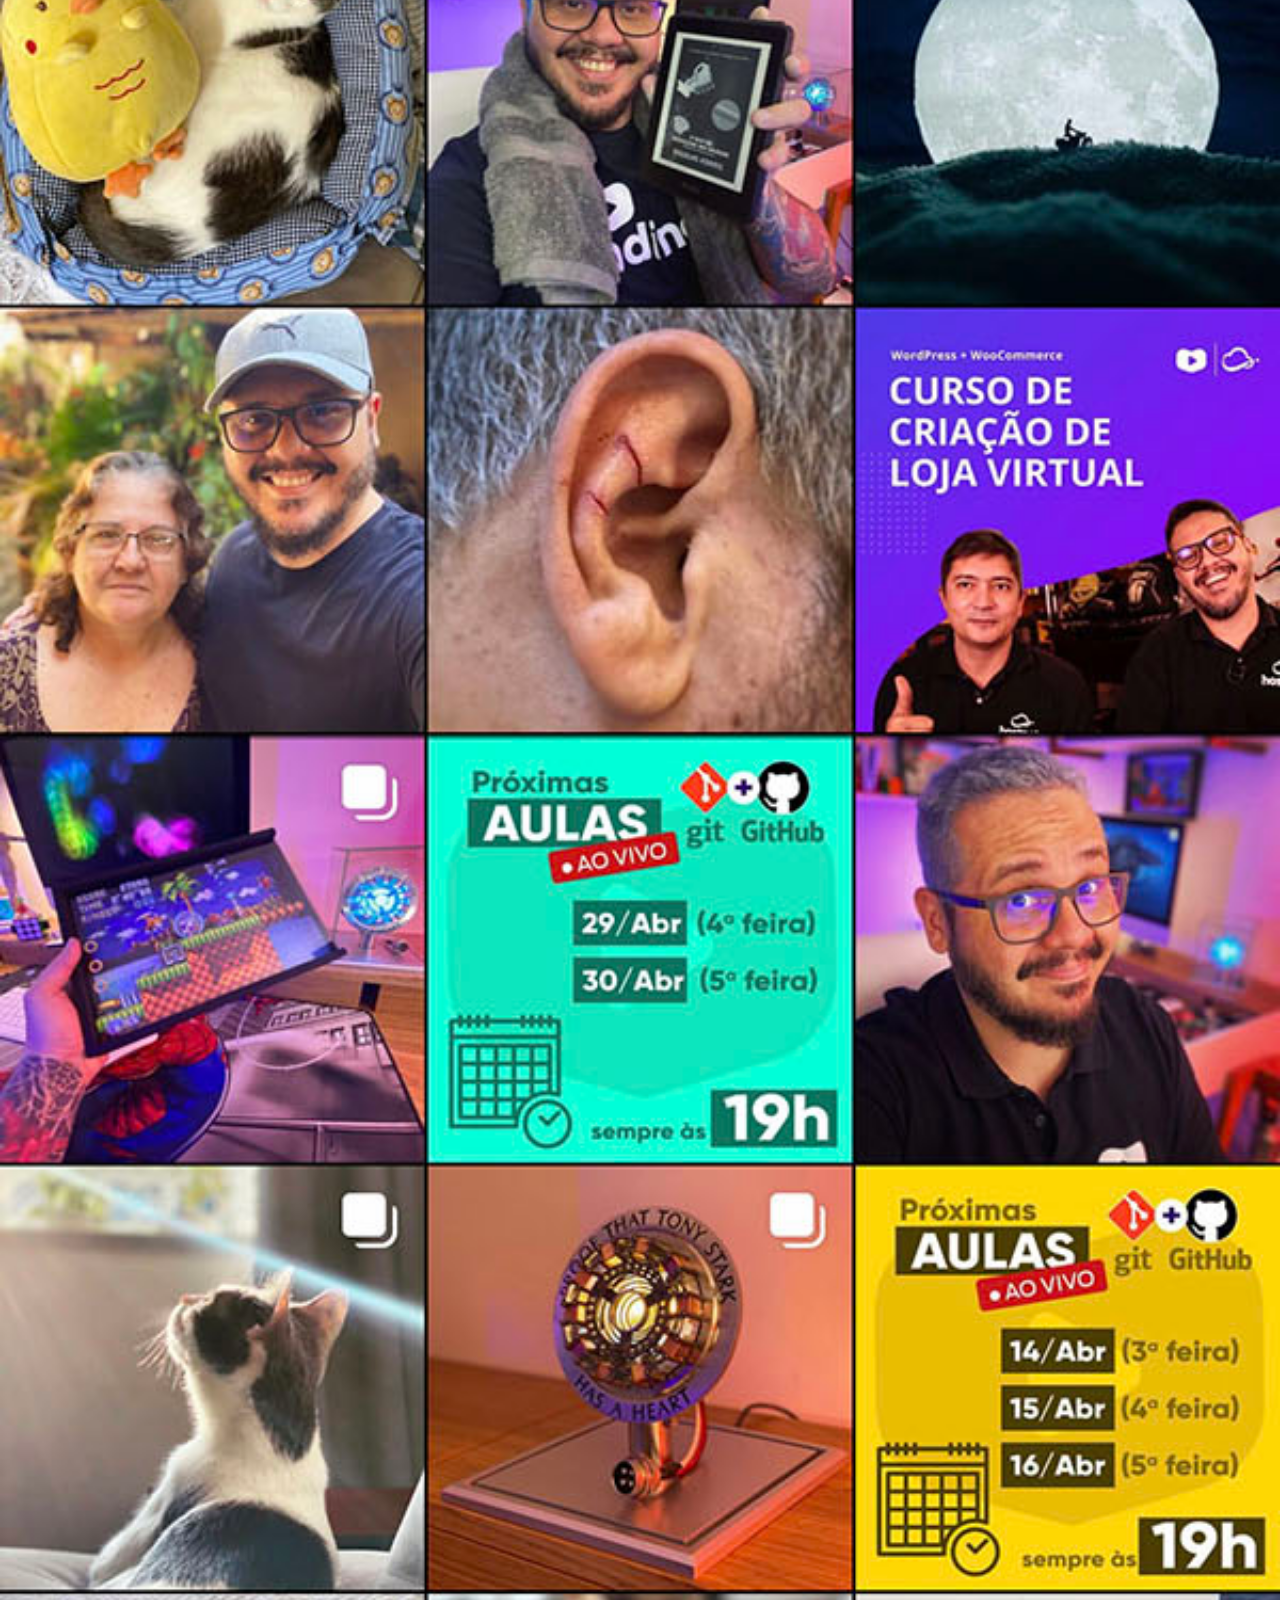
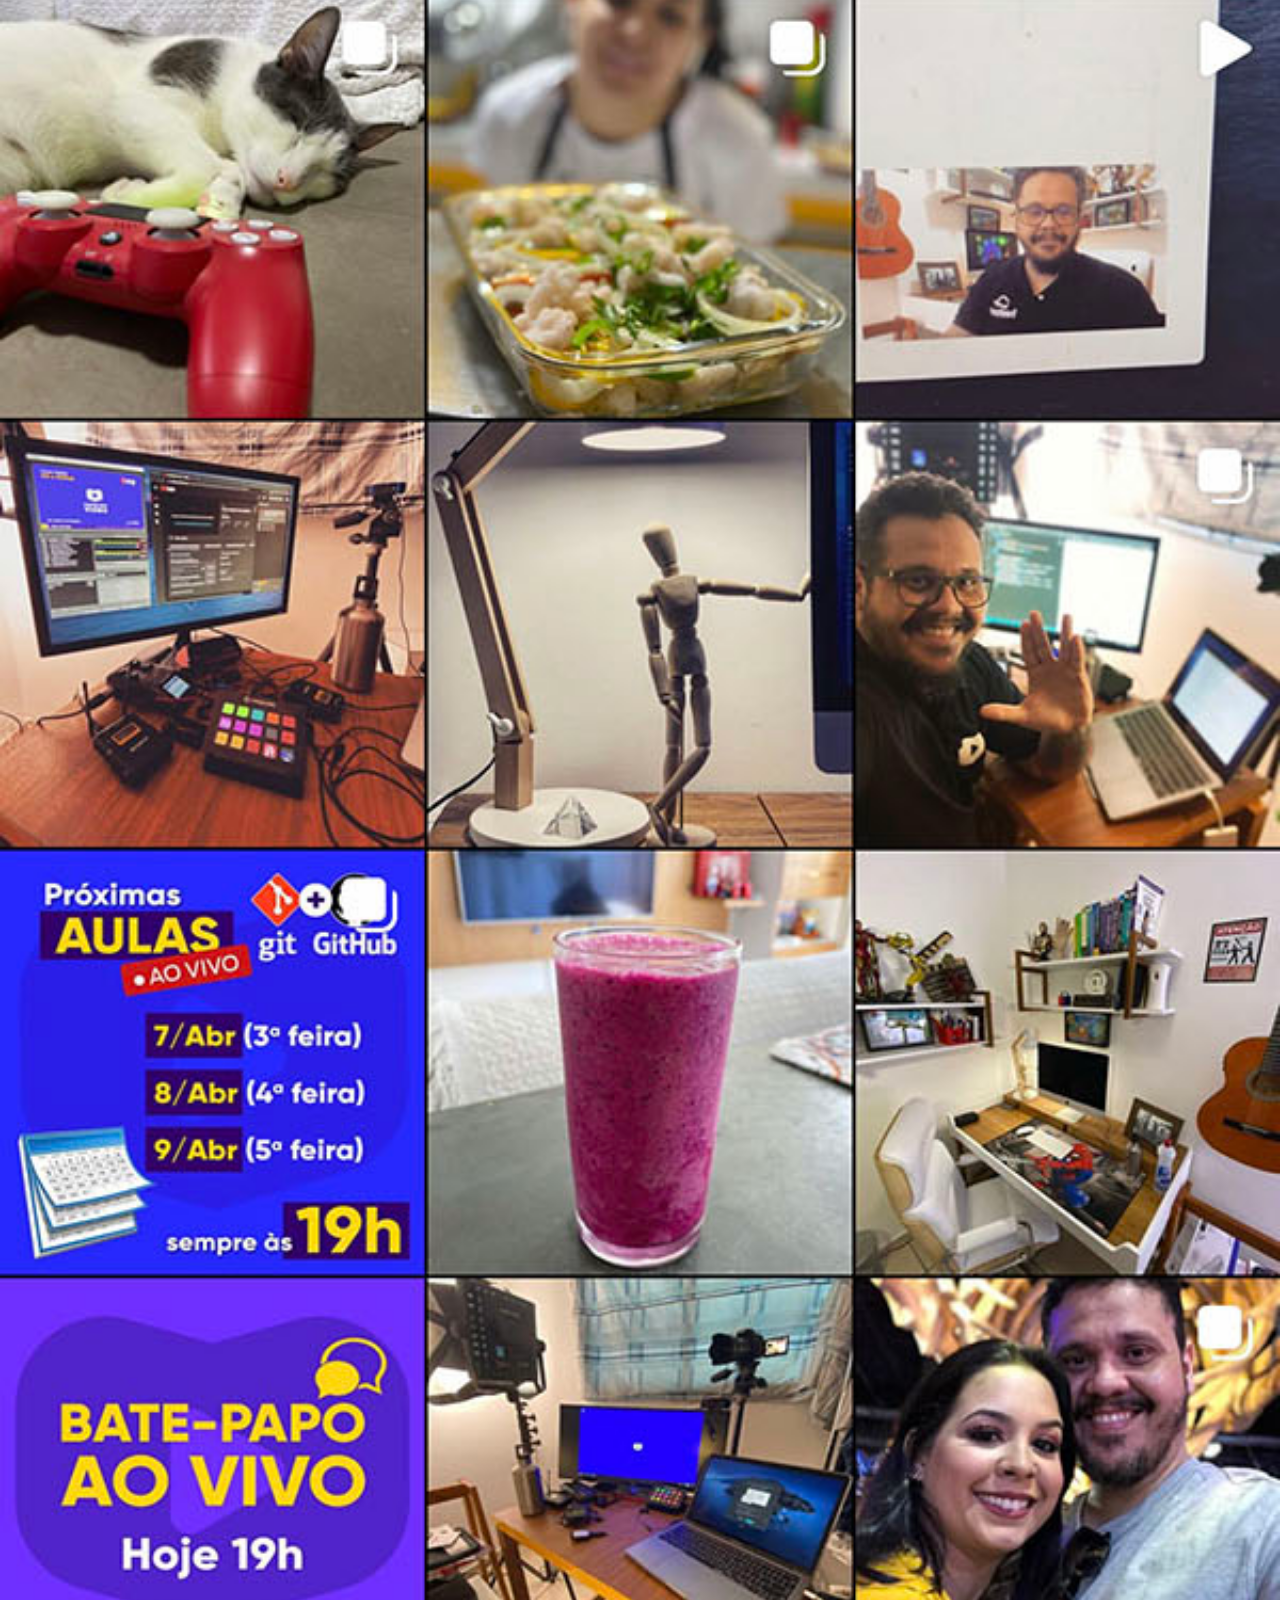
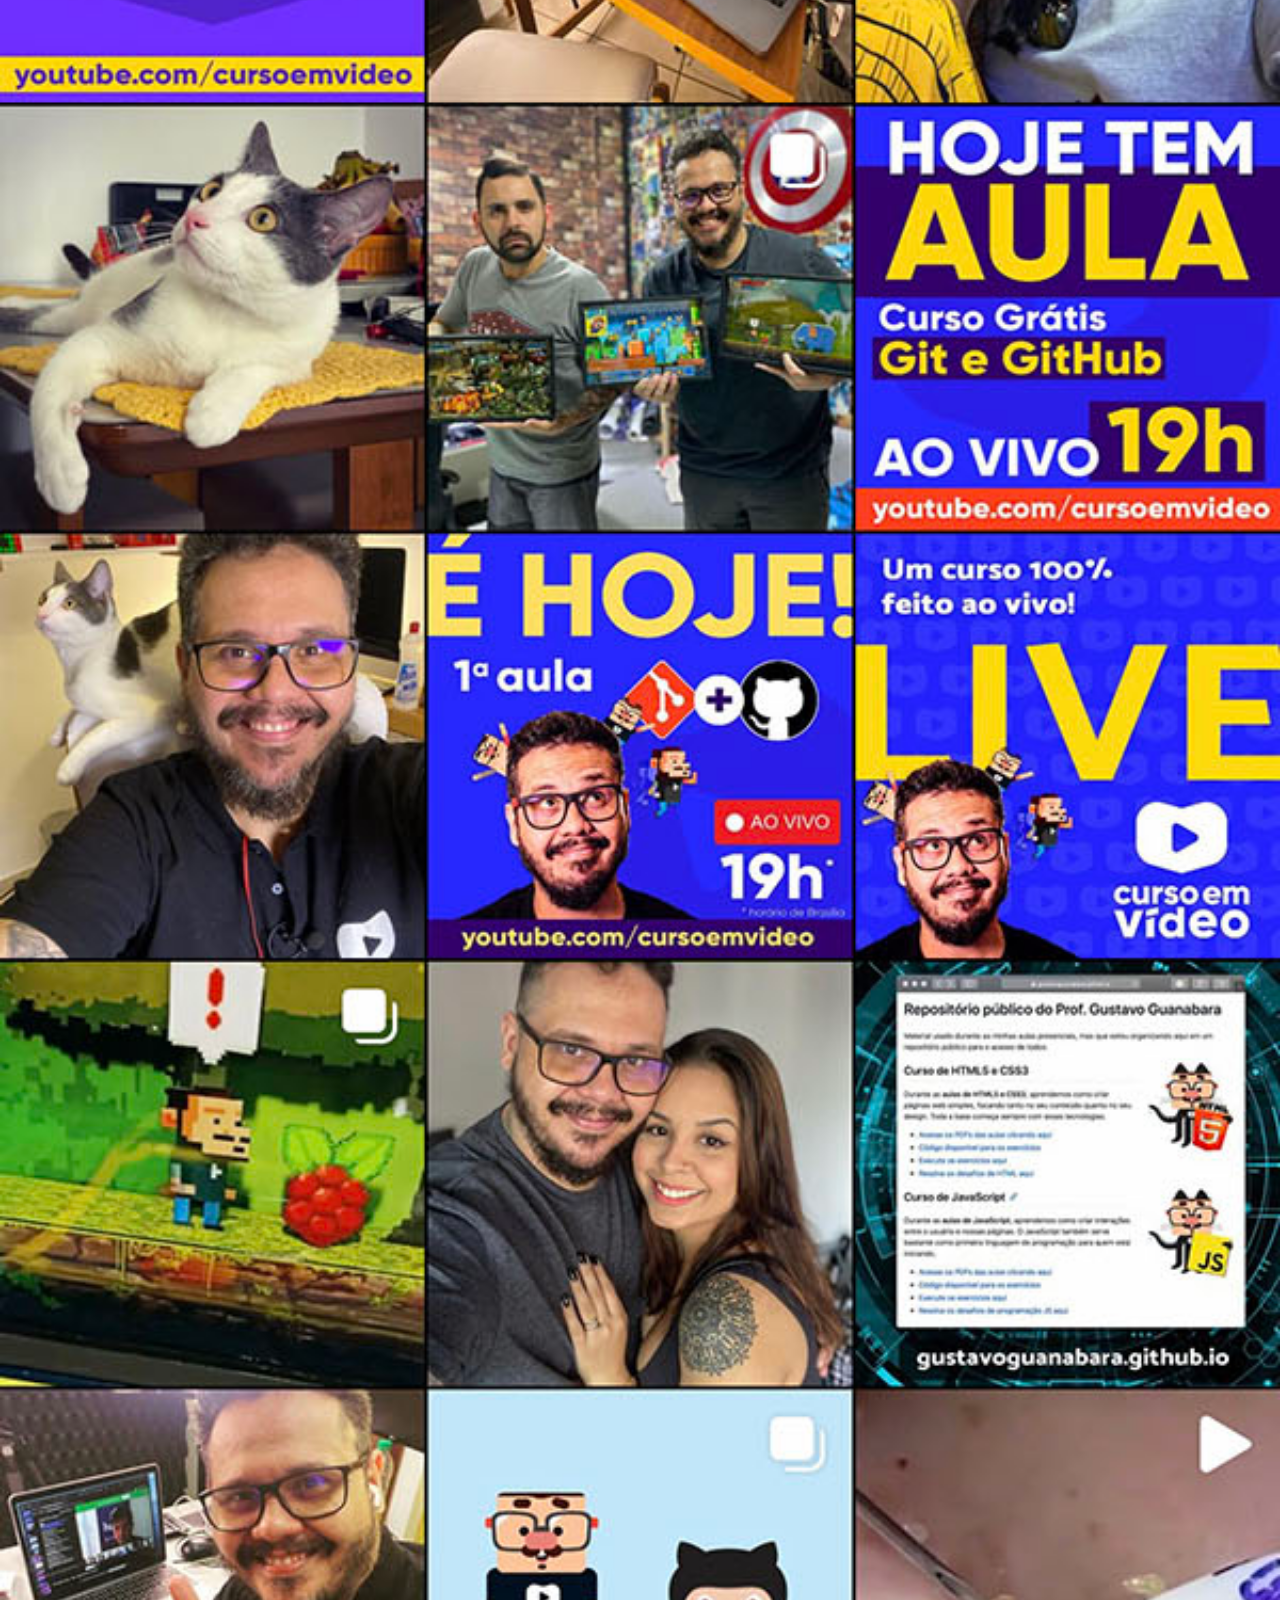
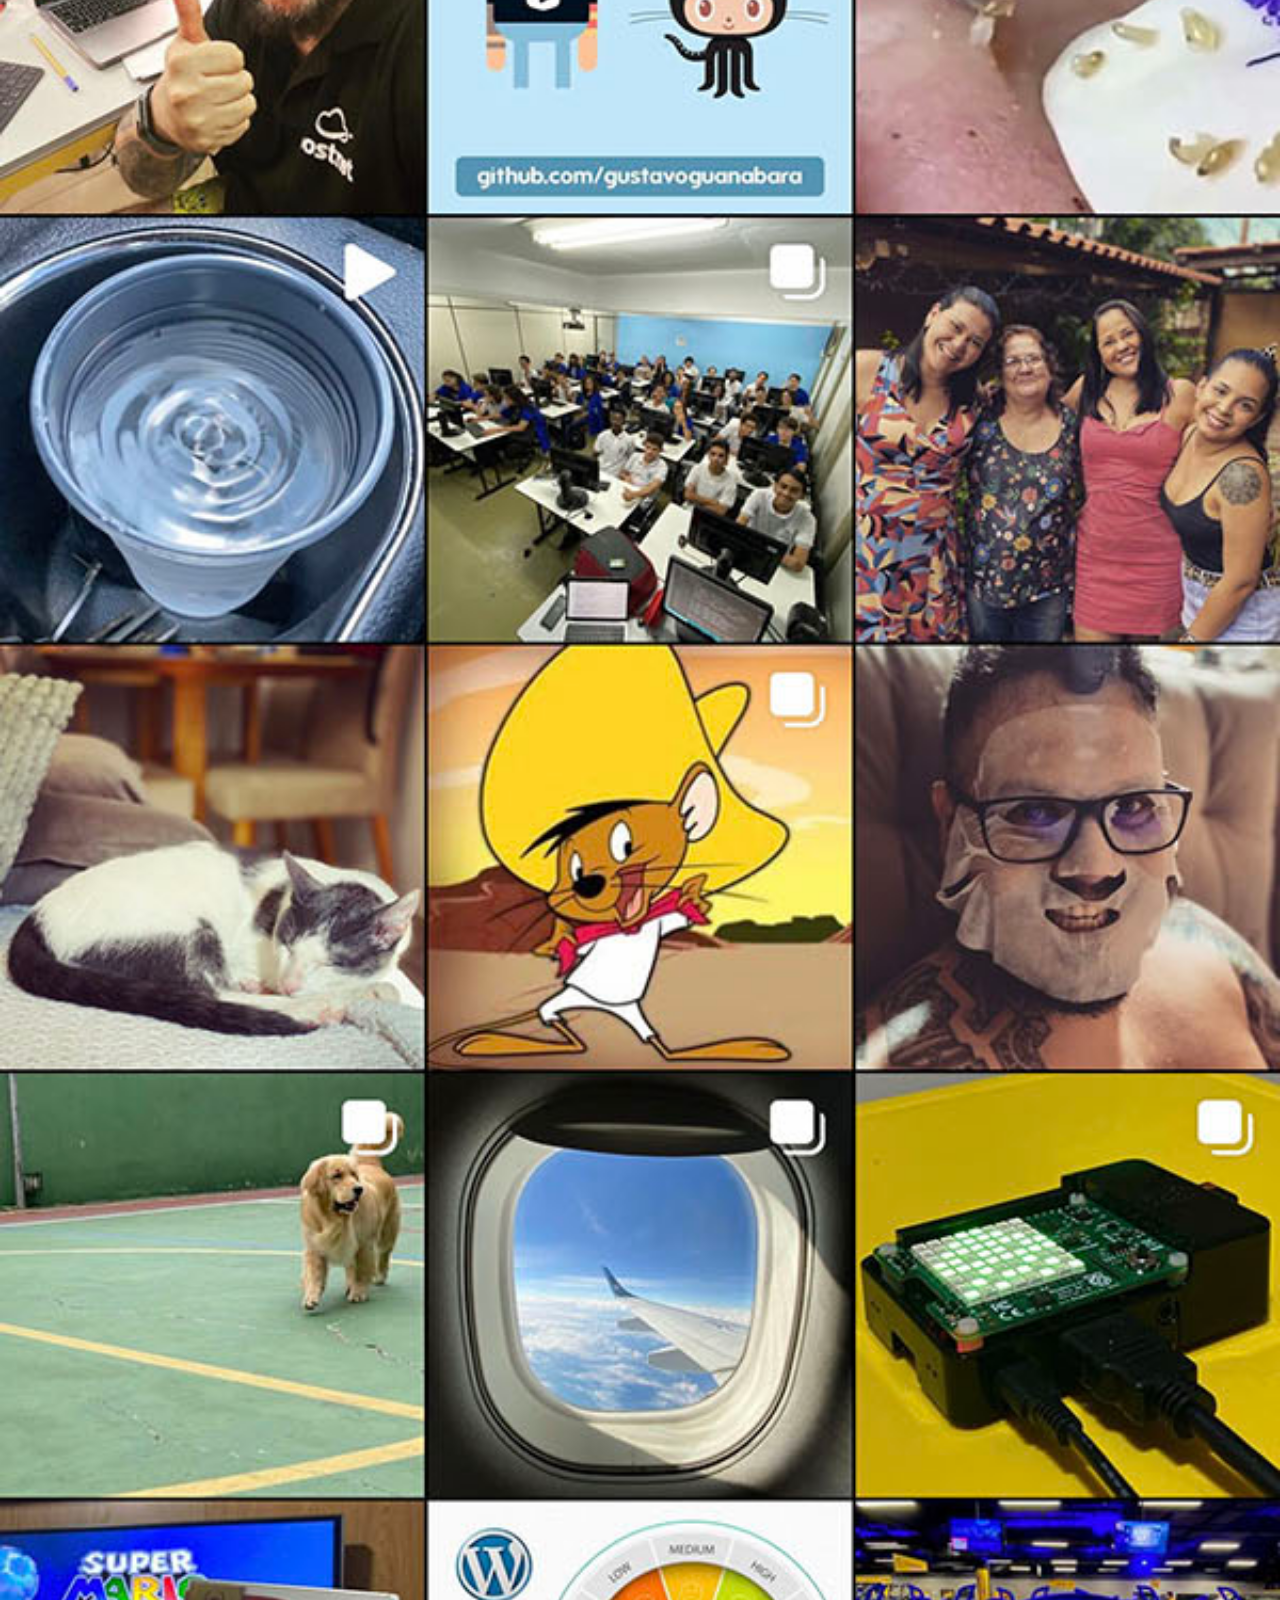
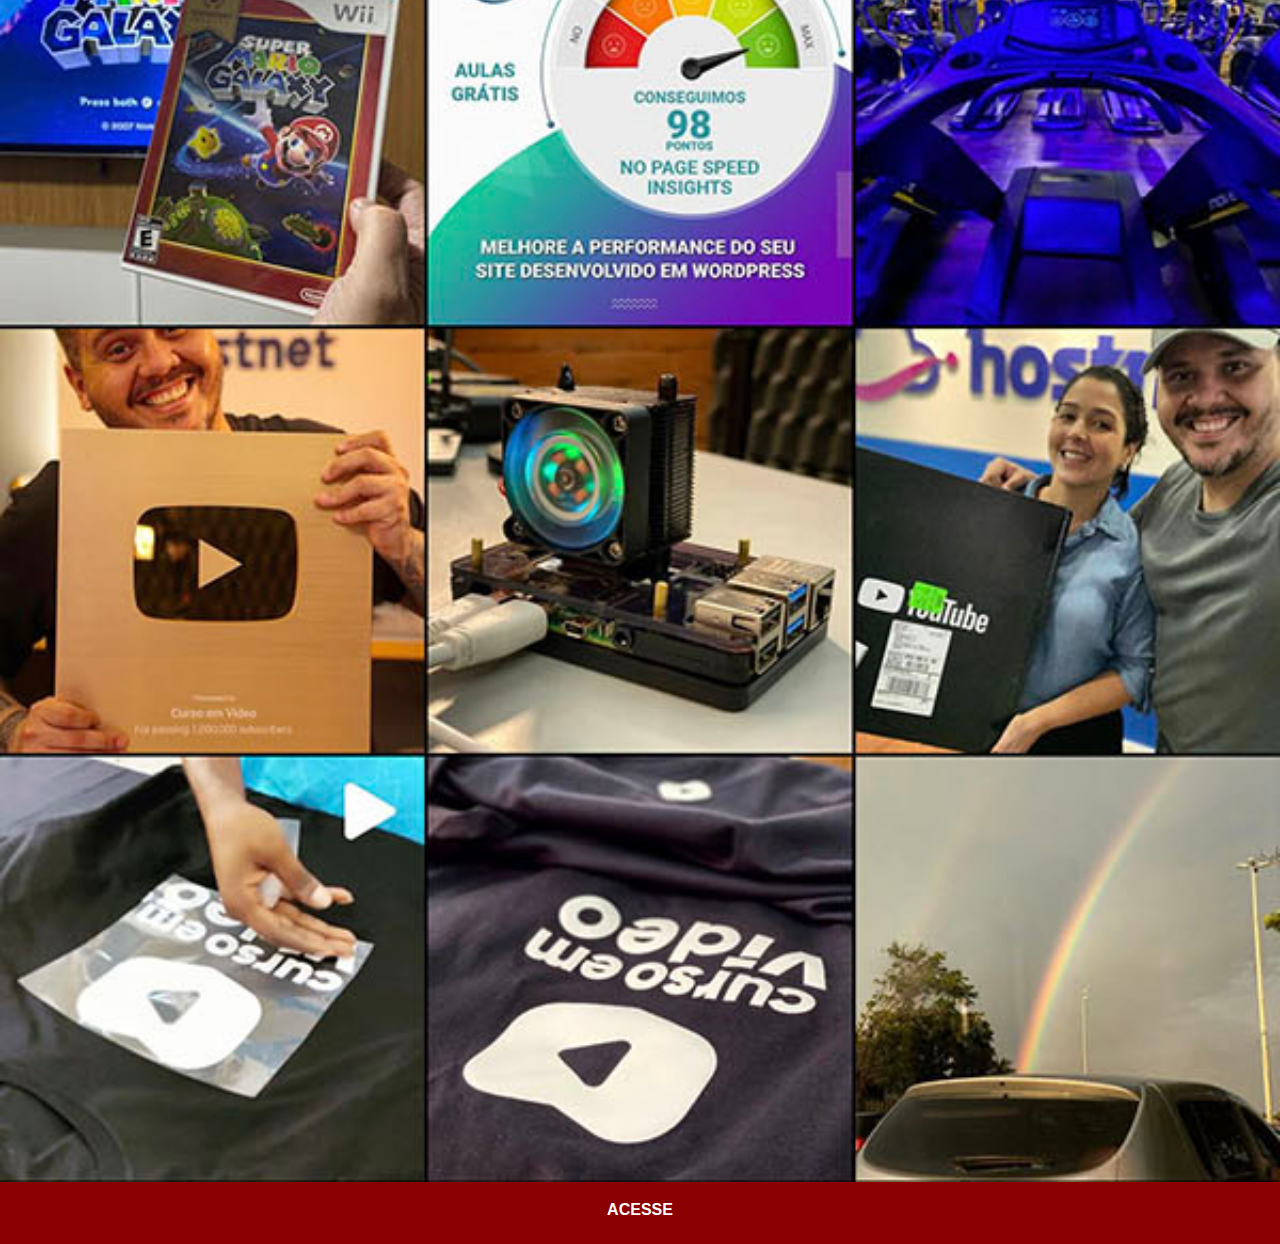
<file: tela-pag/instagram.html>
<!DOCTYPE html>
<html lang="pt-BR">
<head>
    <meta charset="UTF-8">
    <meta http-equiv="X-UA-Compatible" content="IE=edge">
    <meta name="viewport" content="width=device-width, initial-scale=1.0">
    <link rel="stylesheet" href="../estilos/estilo-social.css">
    <title>INSTAGRAM</title>
 
</head>
<body>
    <img src="../imagens/pacote-d013/tela-instagram.jpg" alt="Instagram">
    <a href="https://www.instagram.com/gustavoguanabara/" target="_blank">ACESSE</a>
    
    
</body>
</html>
</file>
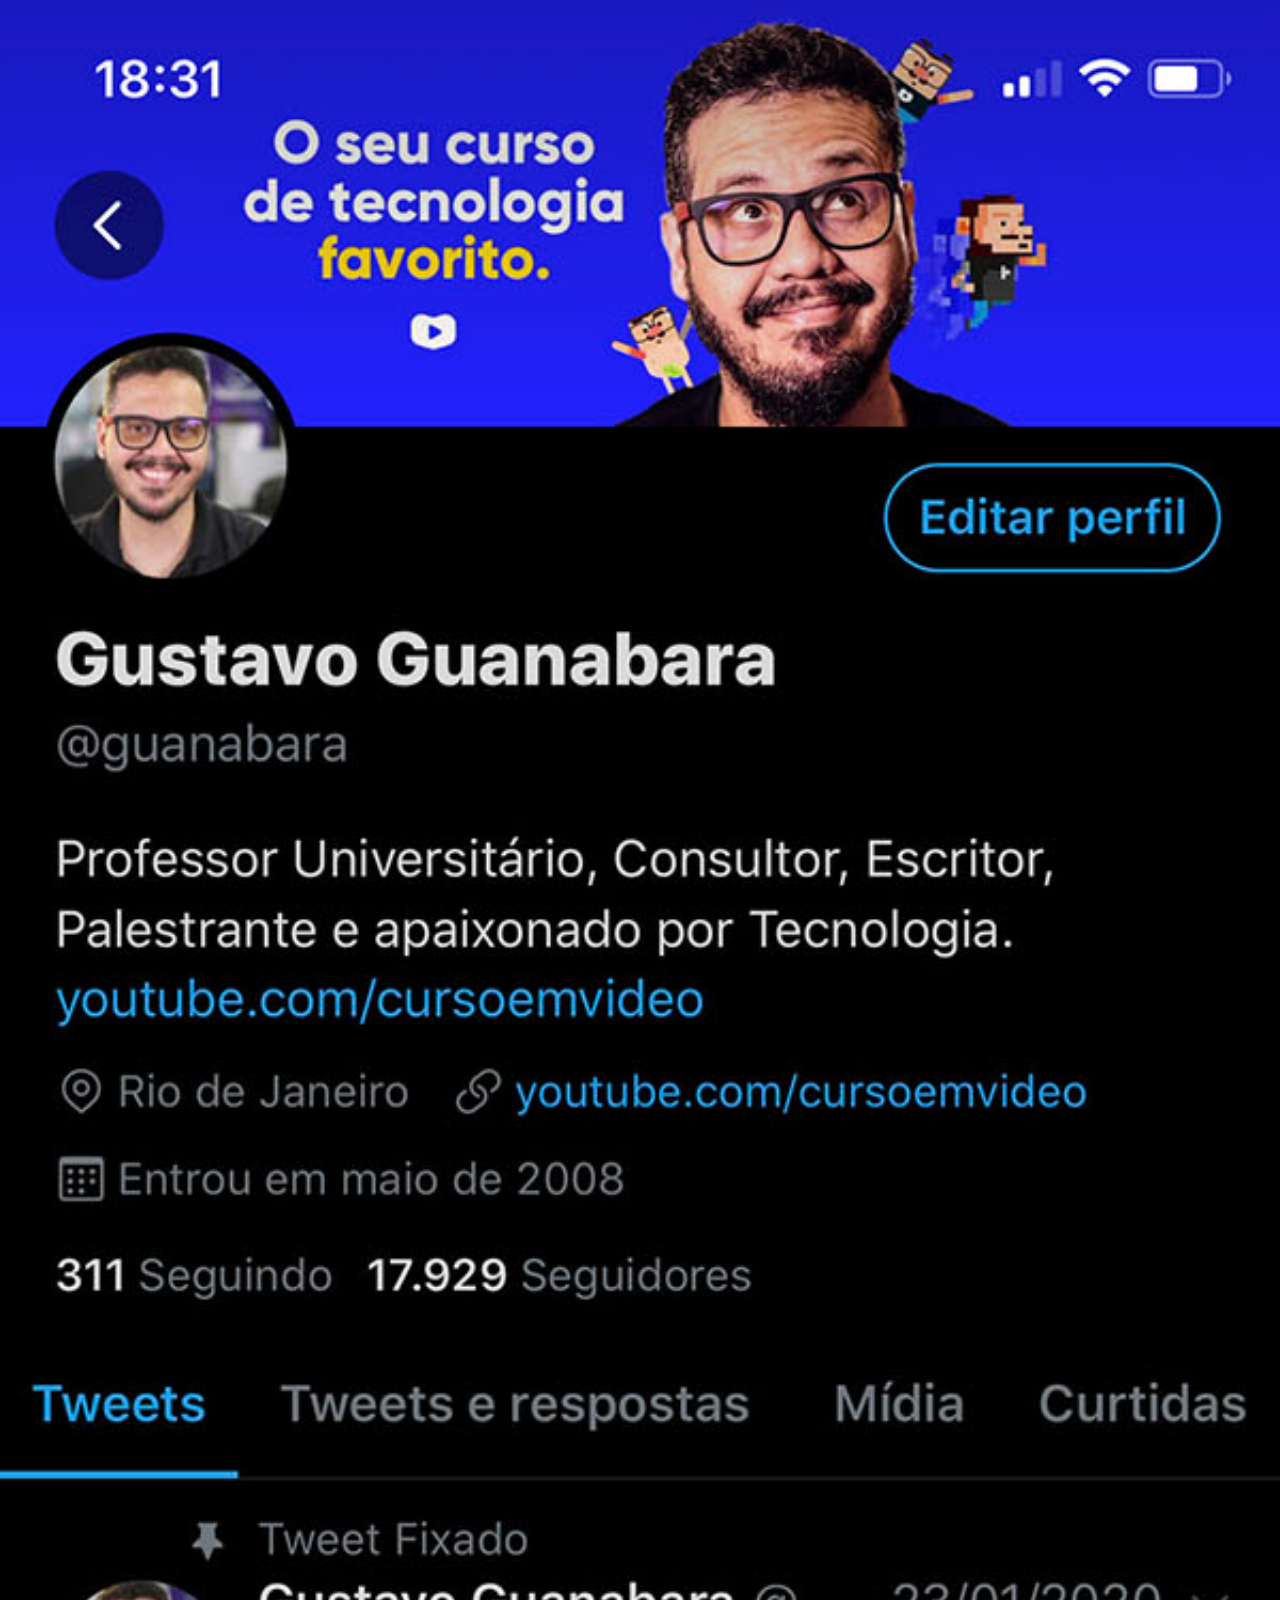
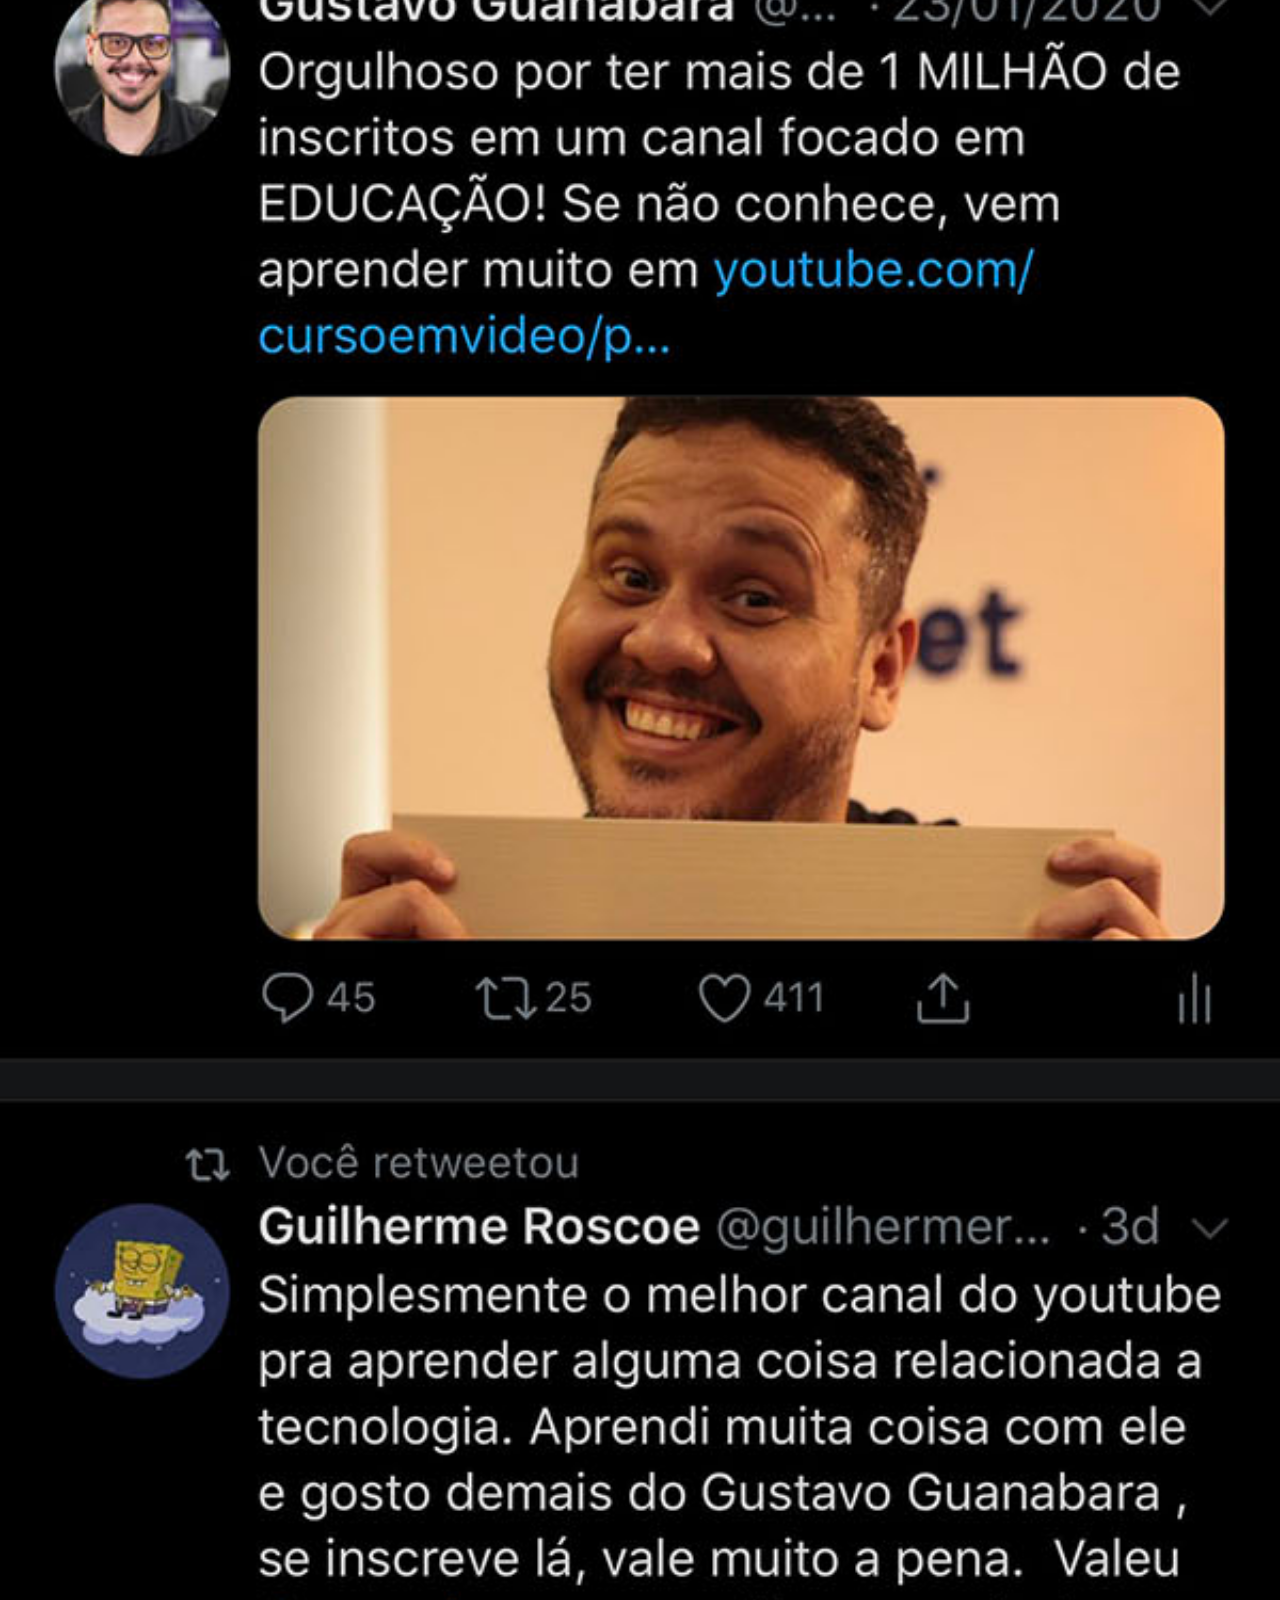
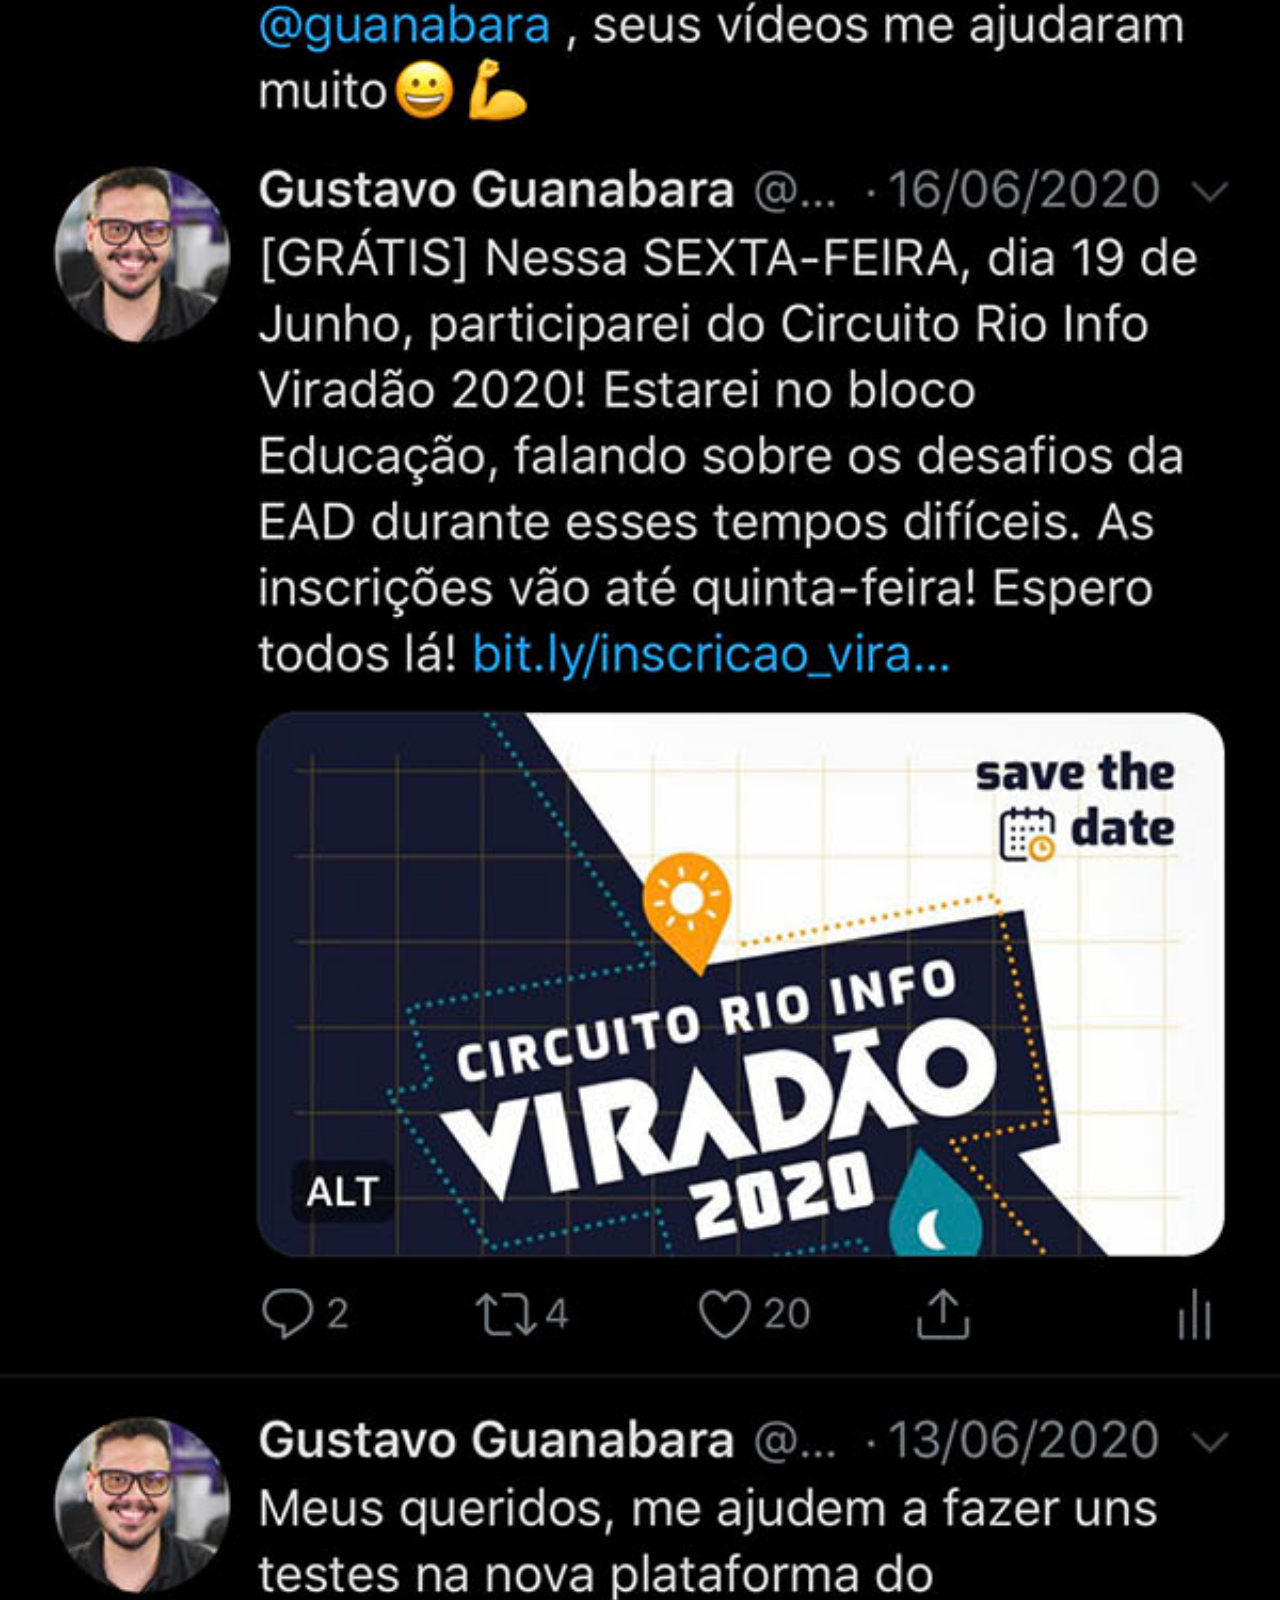
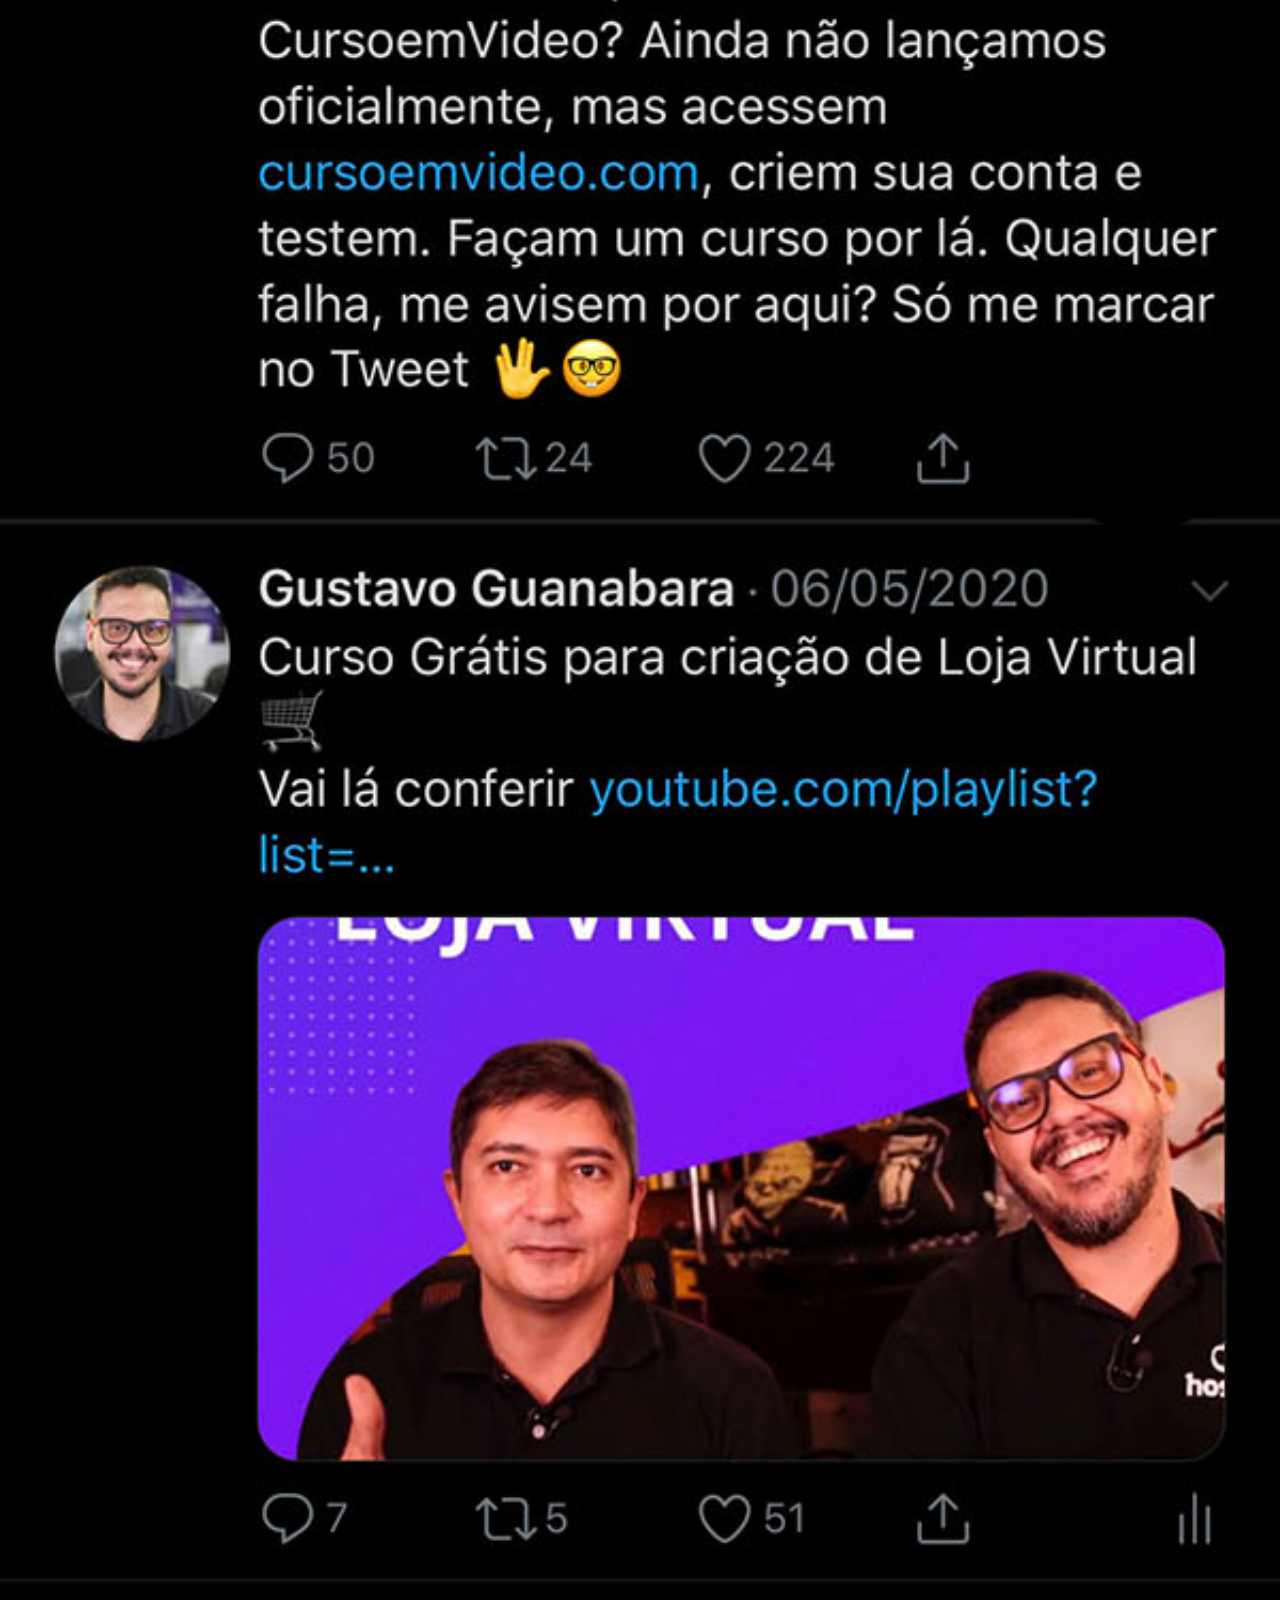
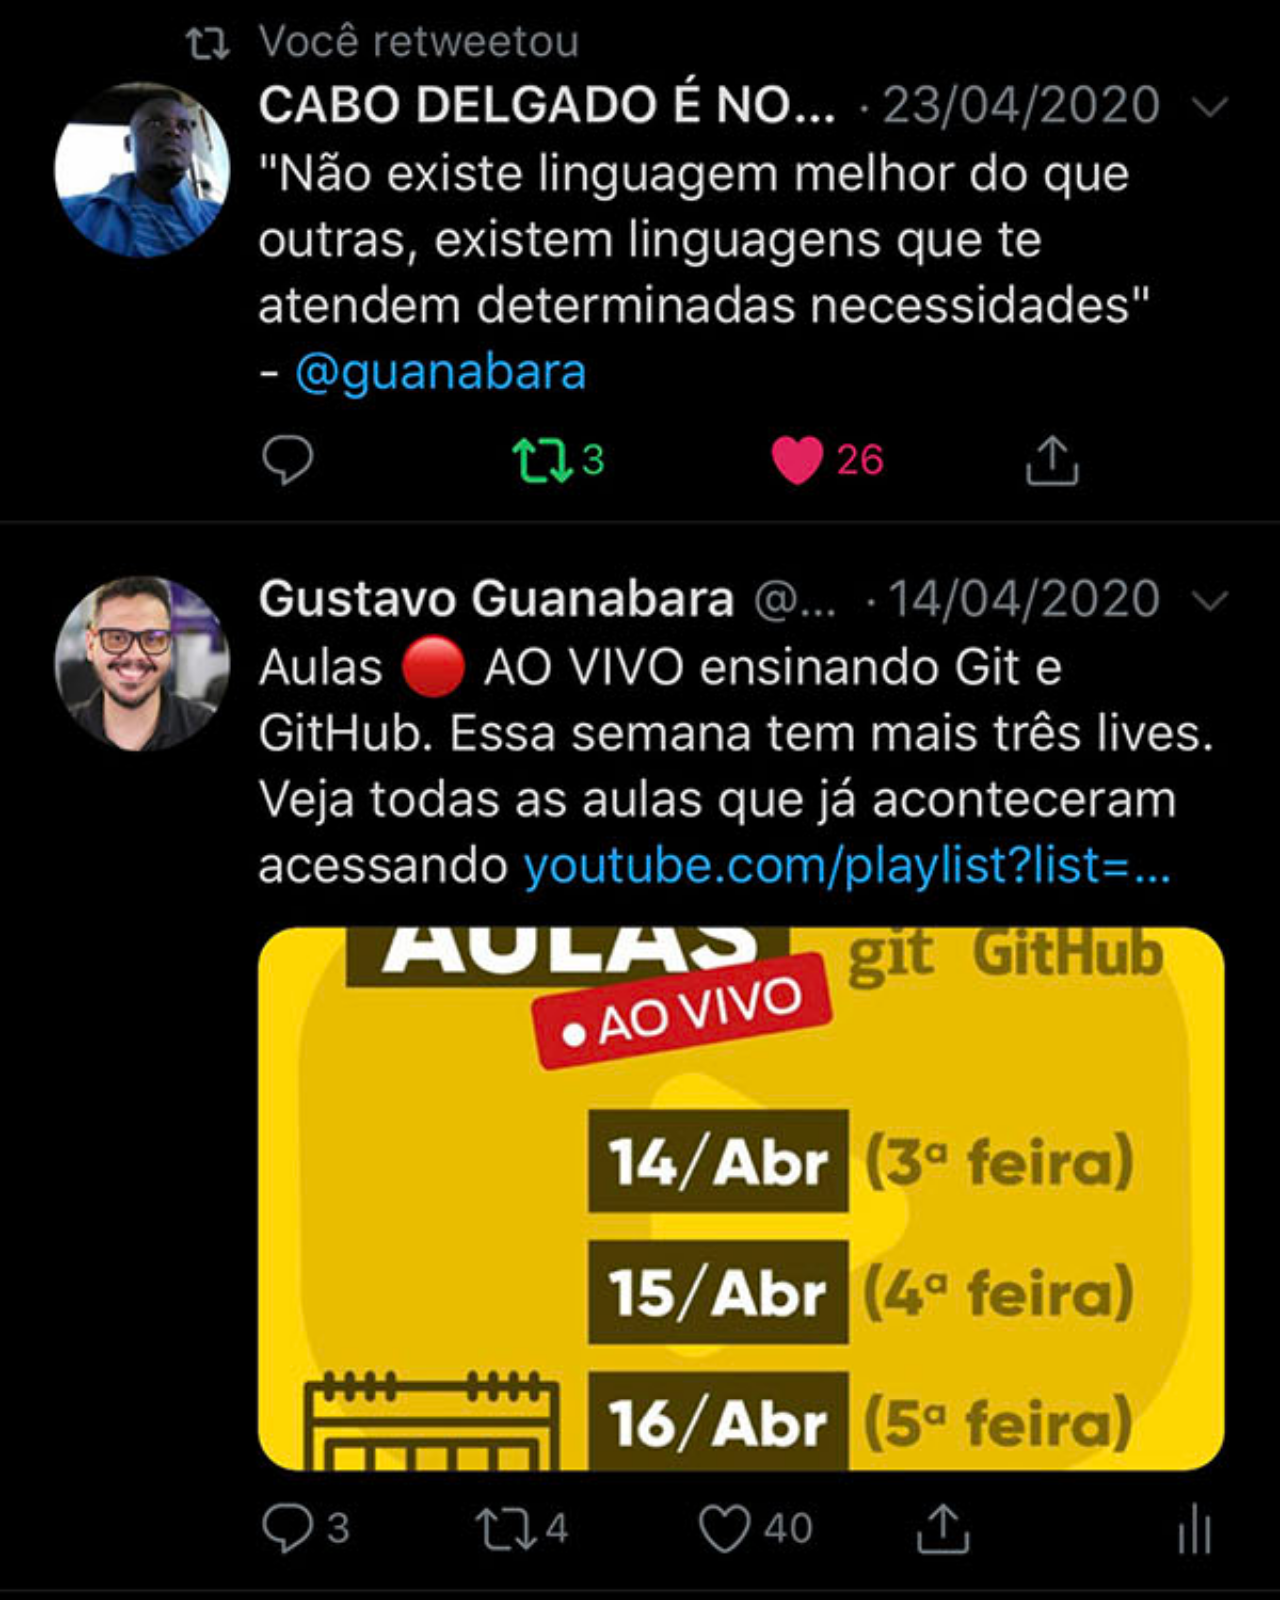
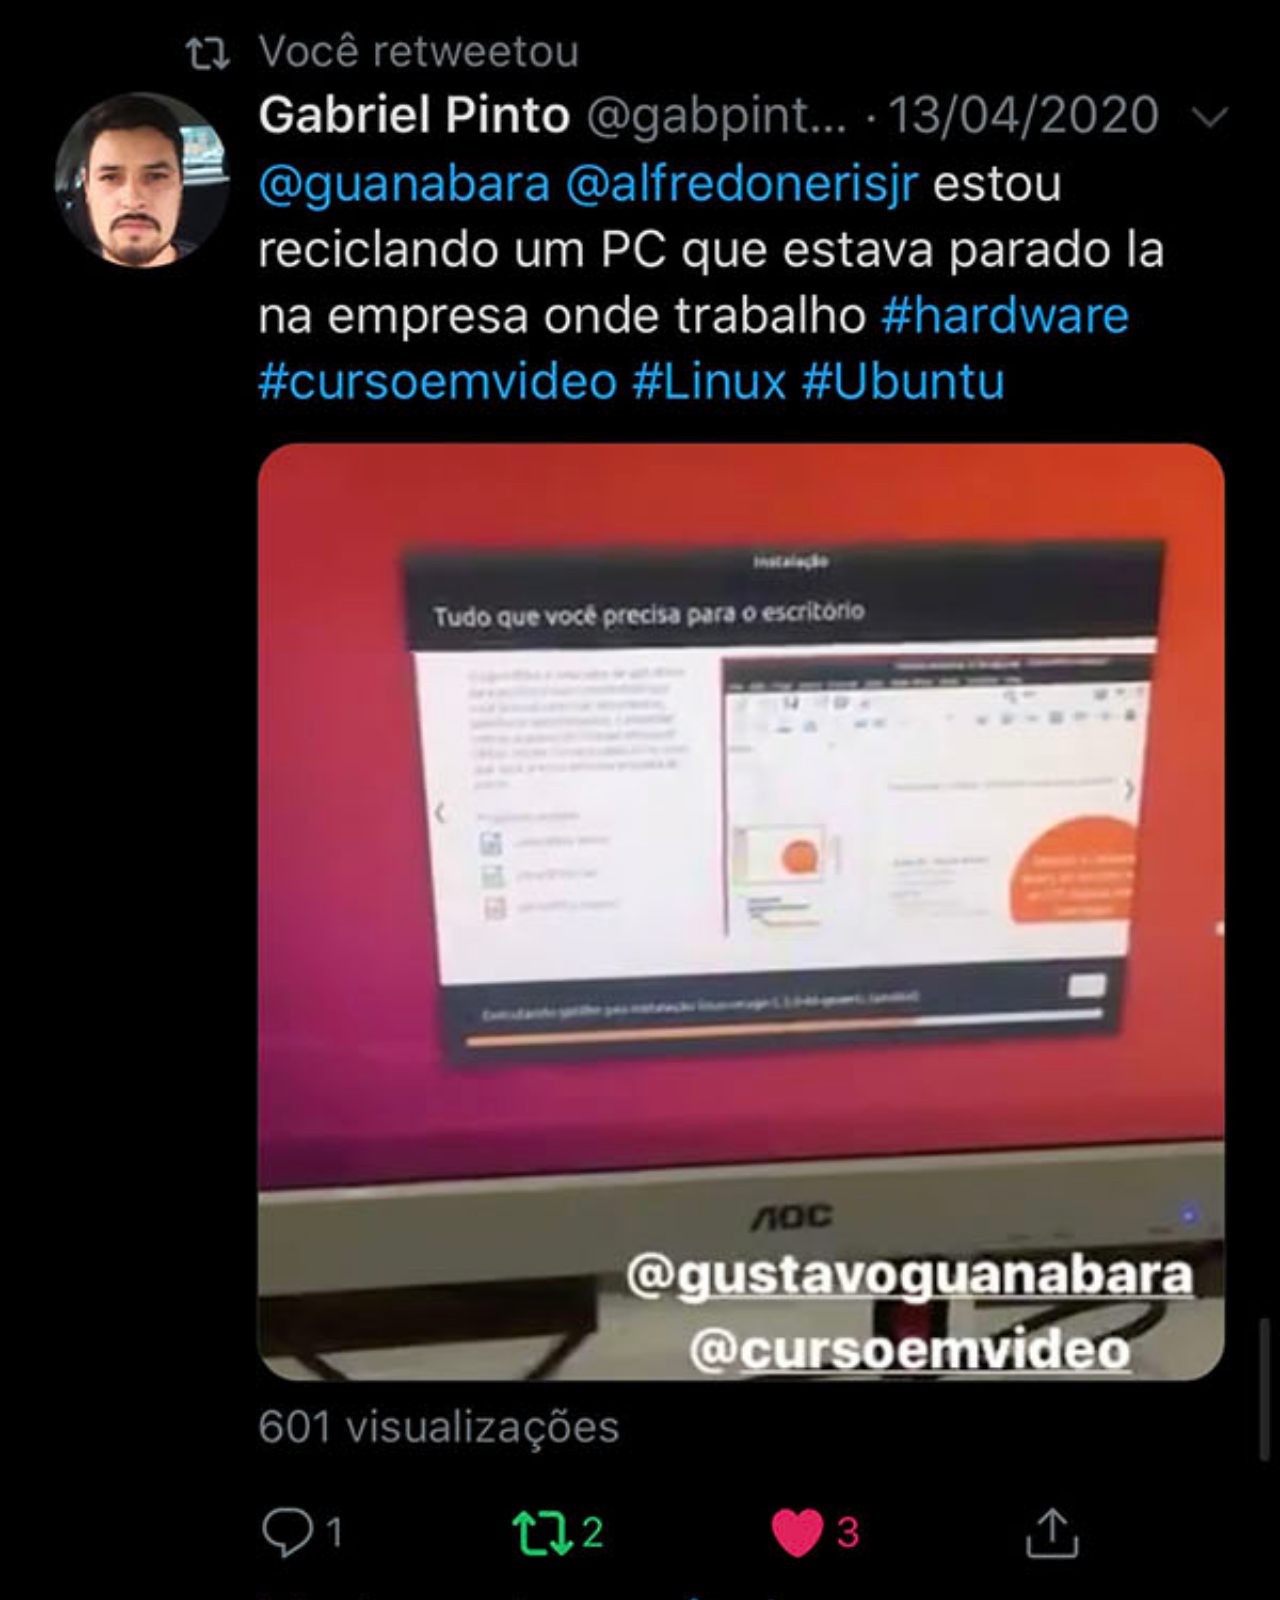
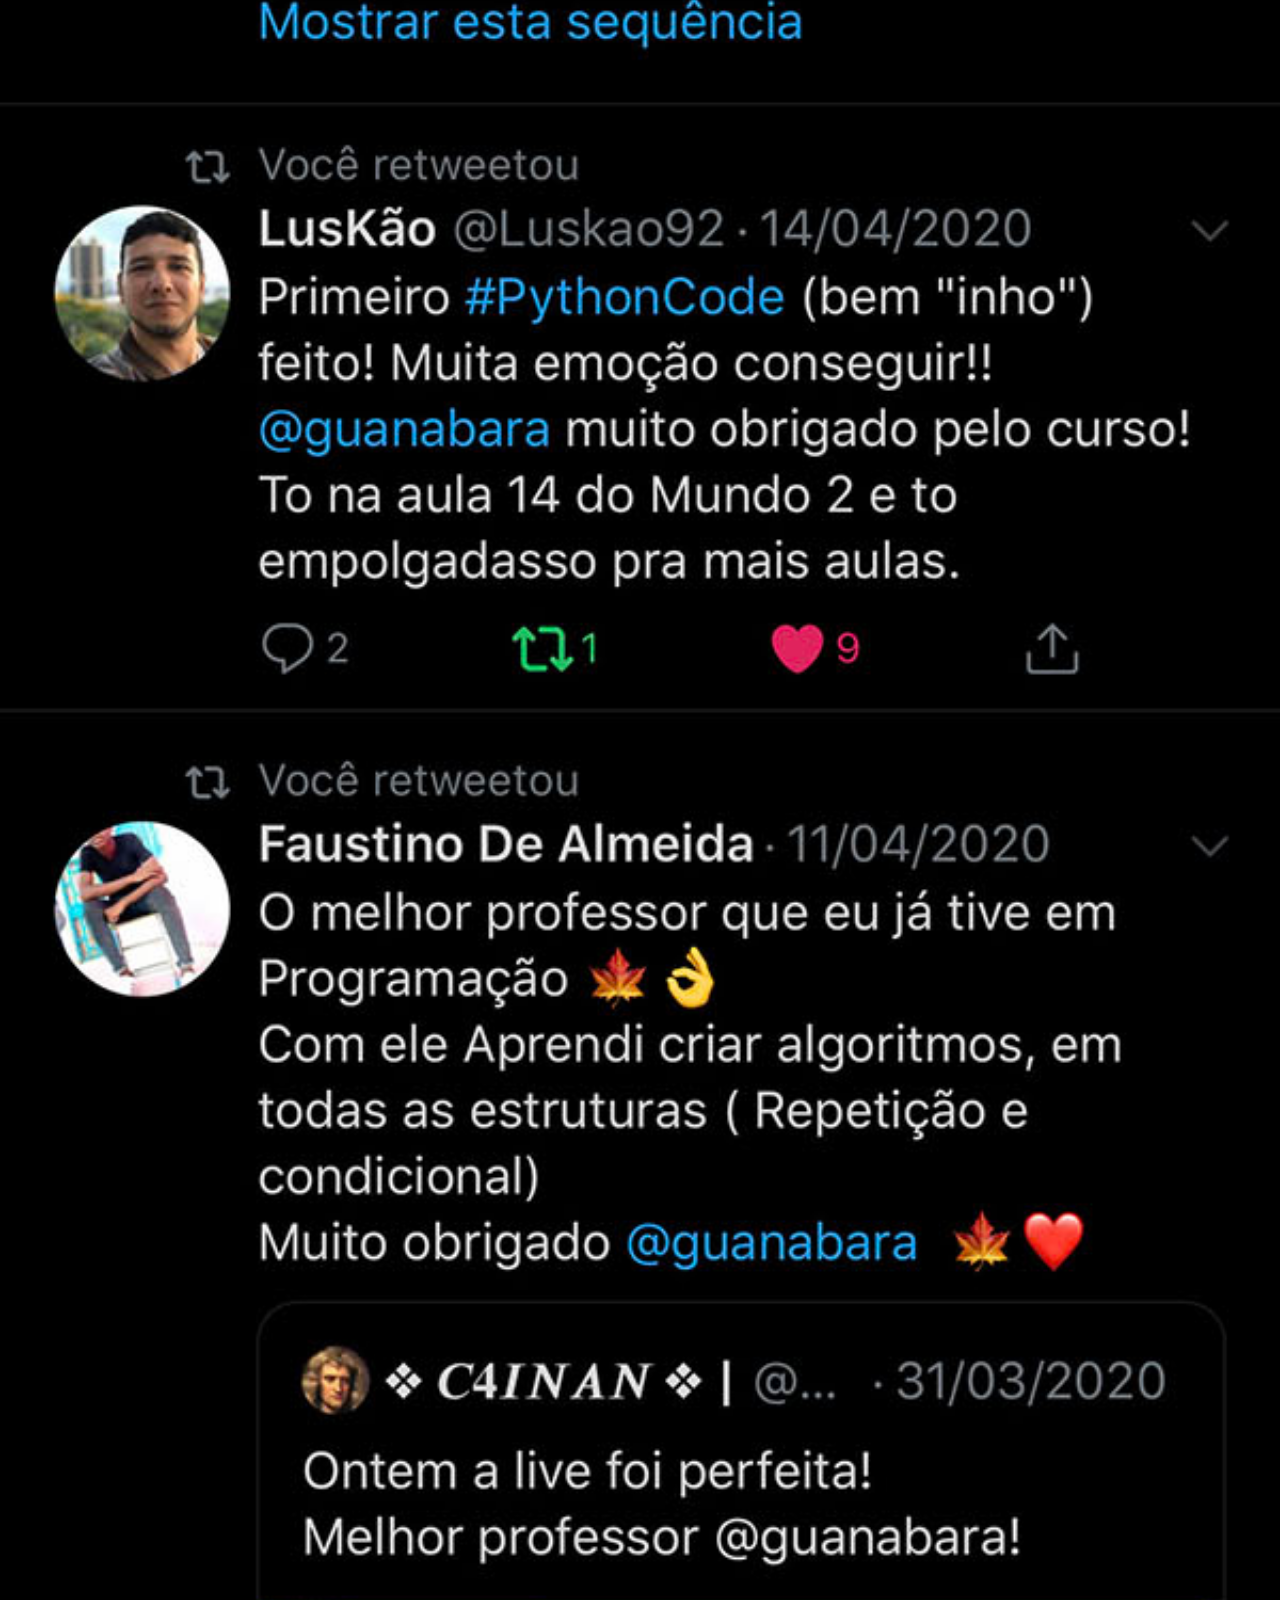
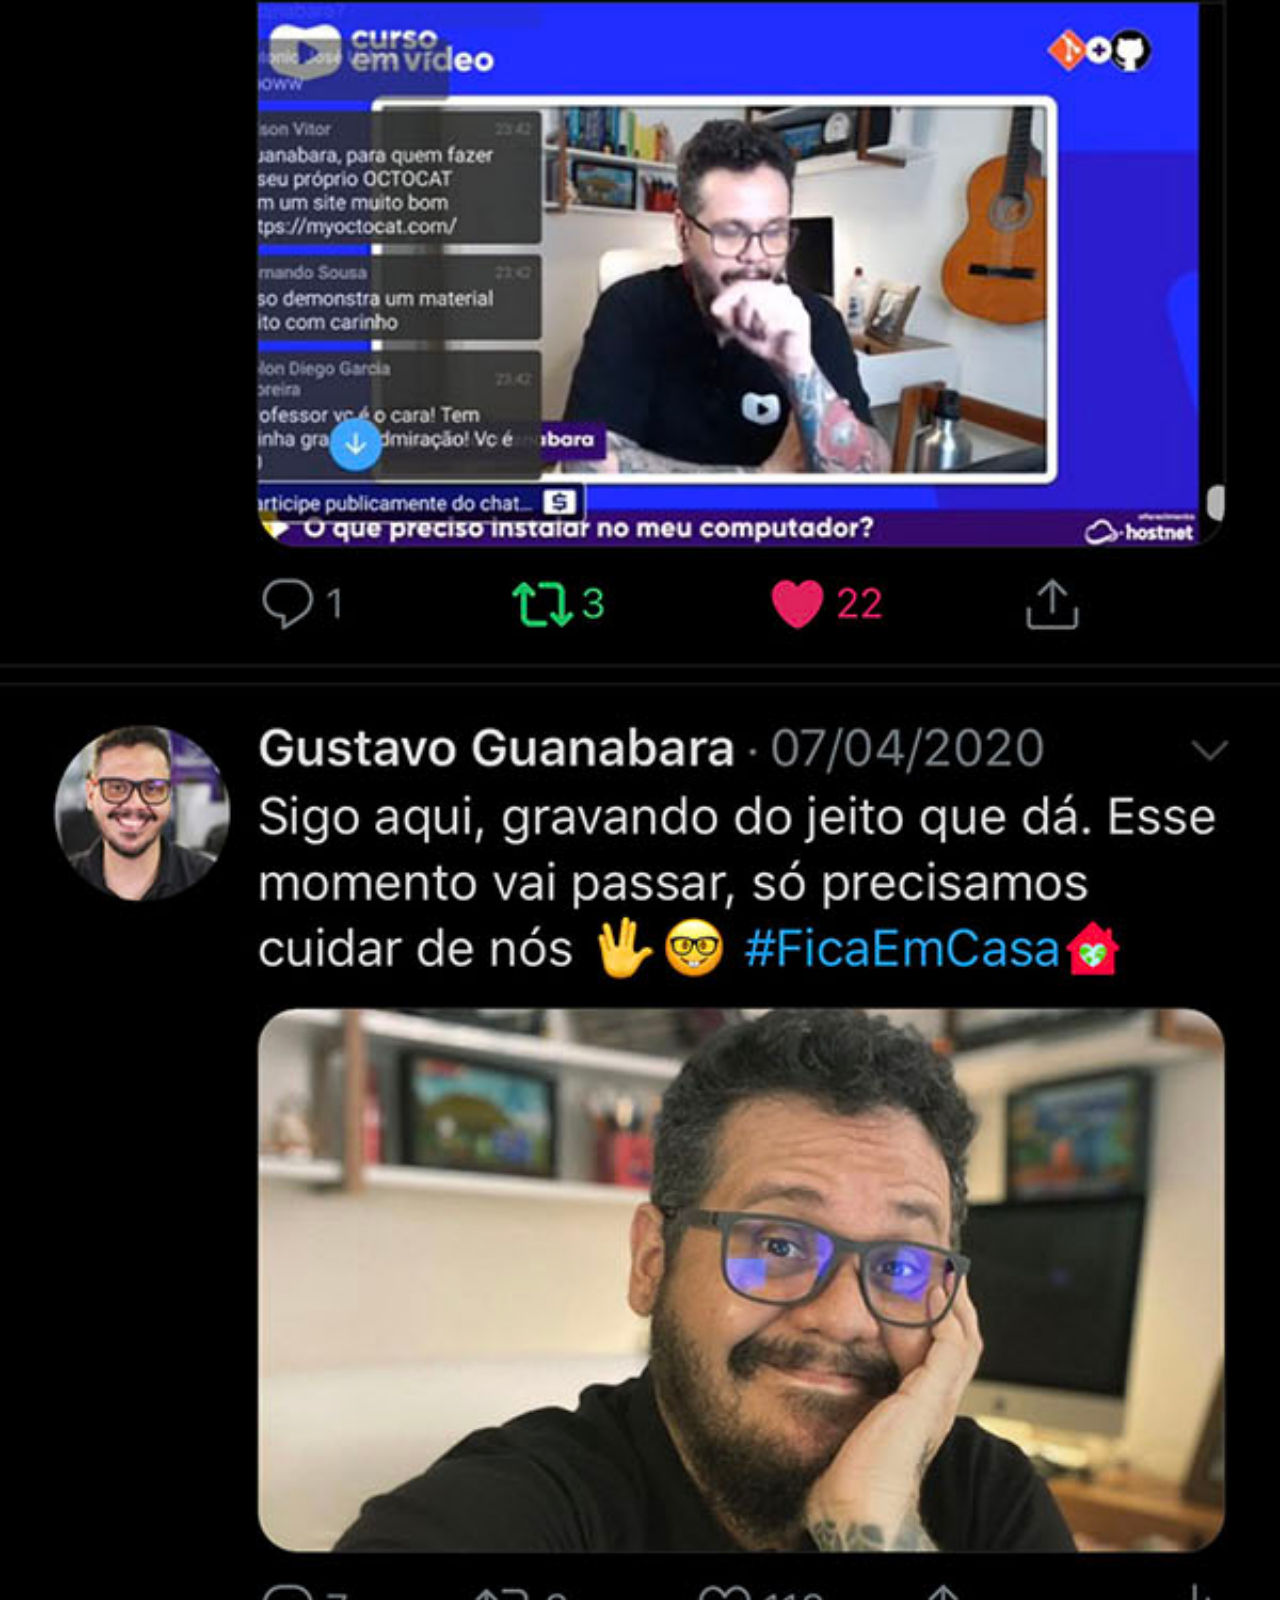
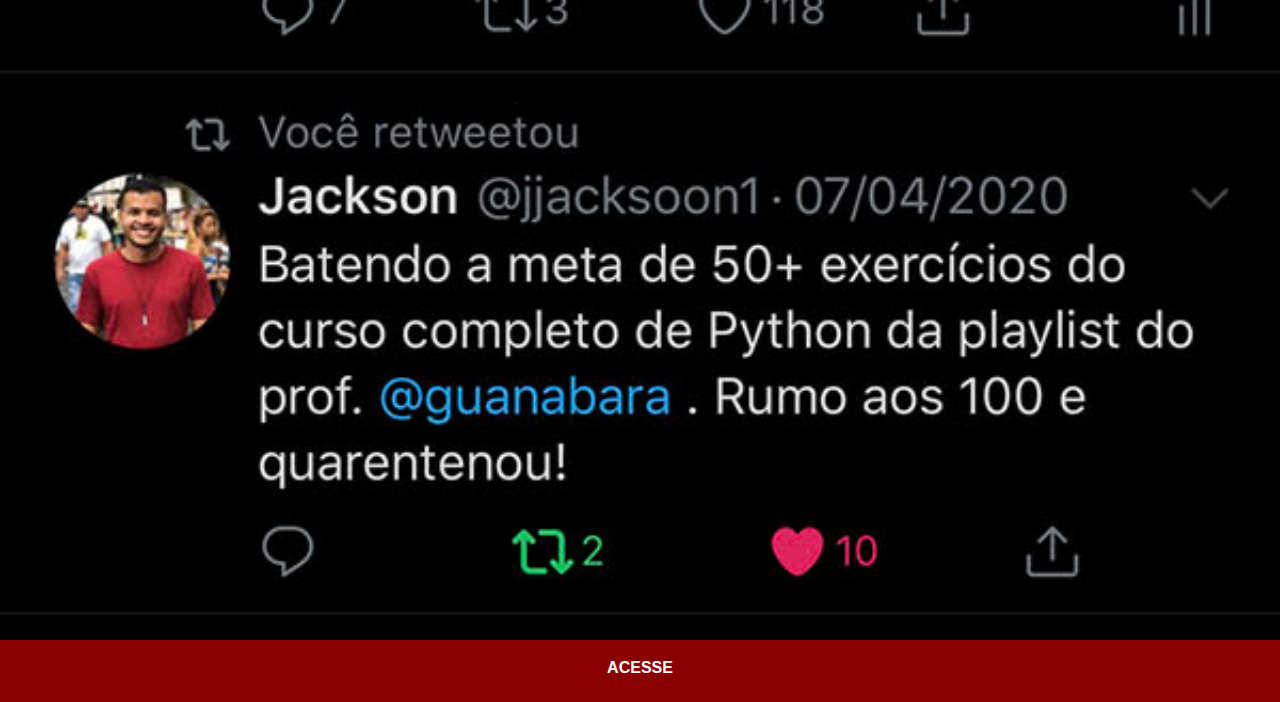
<file: tela-pag/twitter.html>
<!DOCTYPE html>
<html lang="pt-BR">
<head>
    <meta charset="UTF-8">
    <meta http-equiv="X-UA-Compatible" content="IE=edge">
    <meta name="viewport" content="width=device-width, initial-scale=1.0">
    <link rel="stylesheet" href="../estilos/estilo-social.css">
    <title>TWITTER</title>

</head>
<body>
    <img src="../imagens/pacote-d013/tela-twitter.jpg" alt="Twitter">
    <a href="https://twitter.com/guanabara?ref_src=twsrc%5Egoogle%7Ctwcamp%5Eserp%7Ctwgr%5Eauthor" target="_blank">ACESSE</a>
    
    
</body>
</html>
</file>
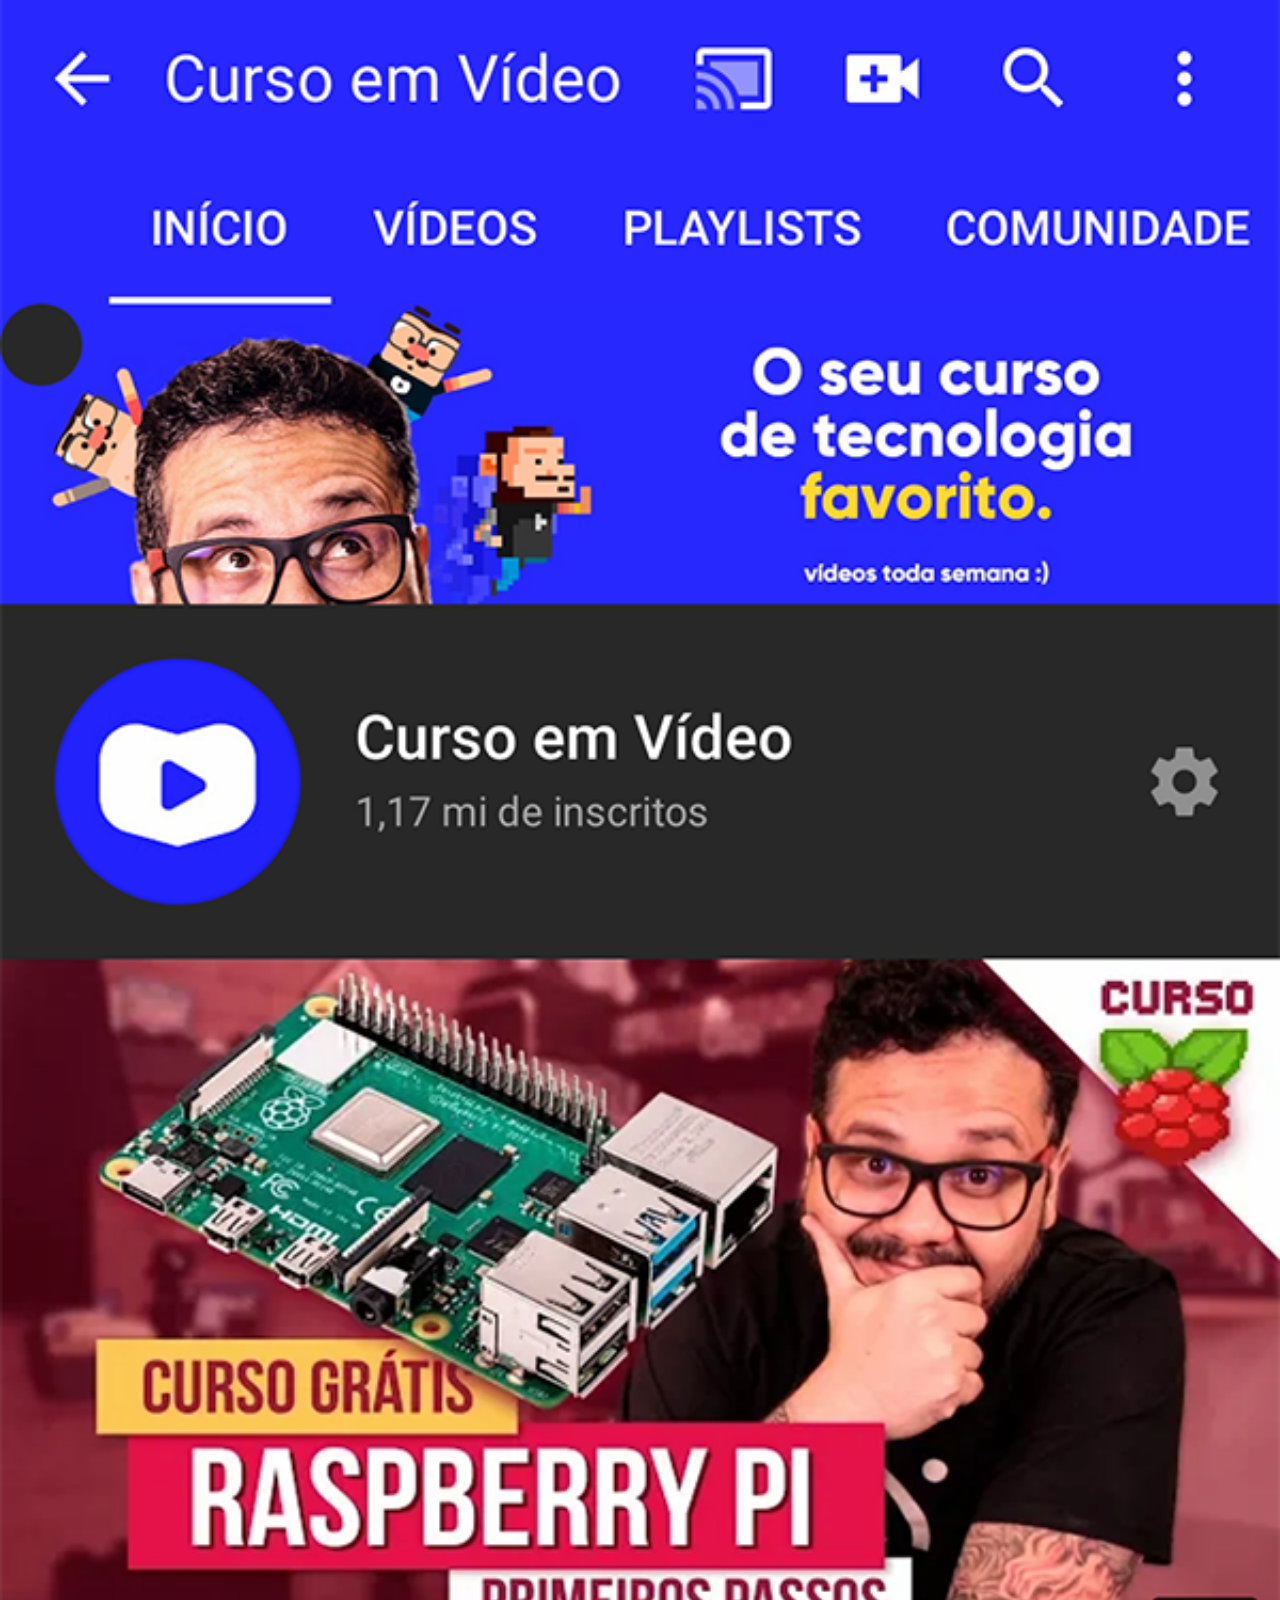
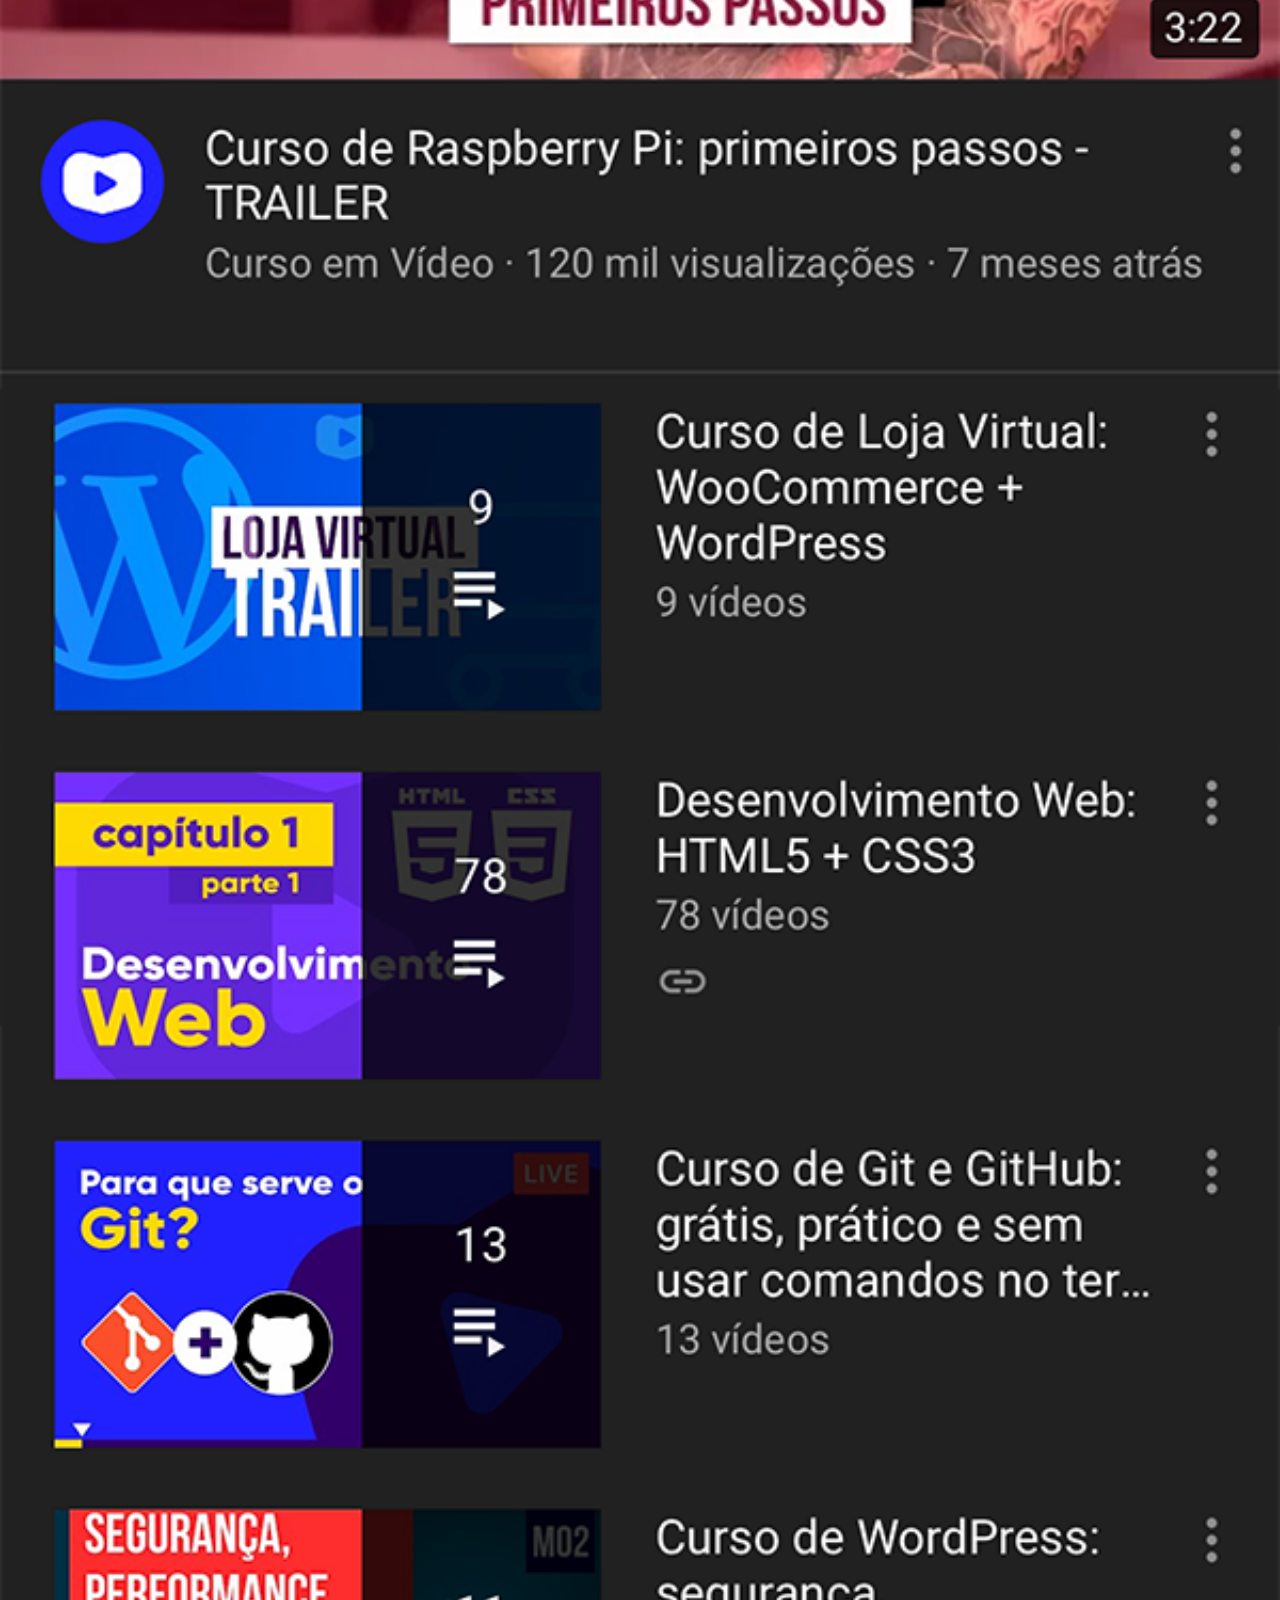
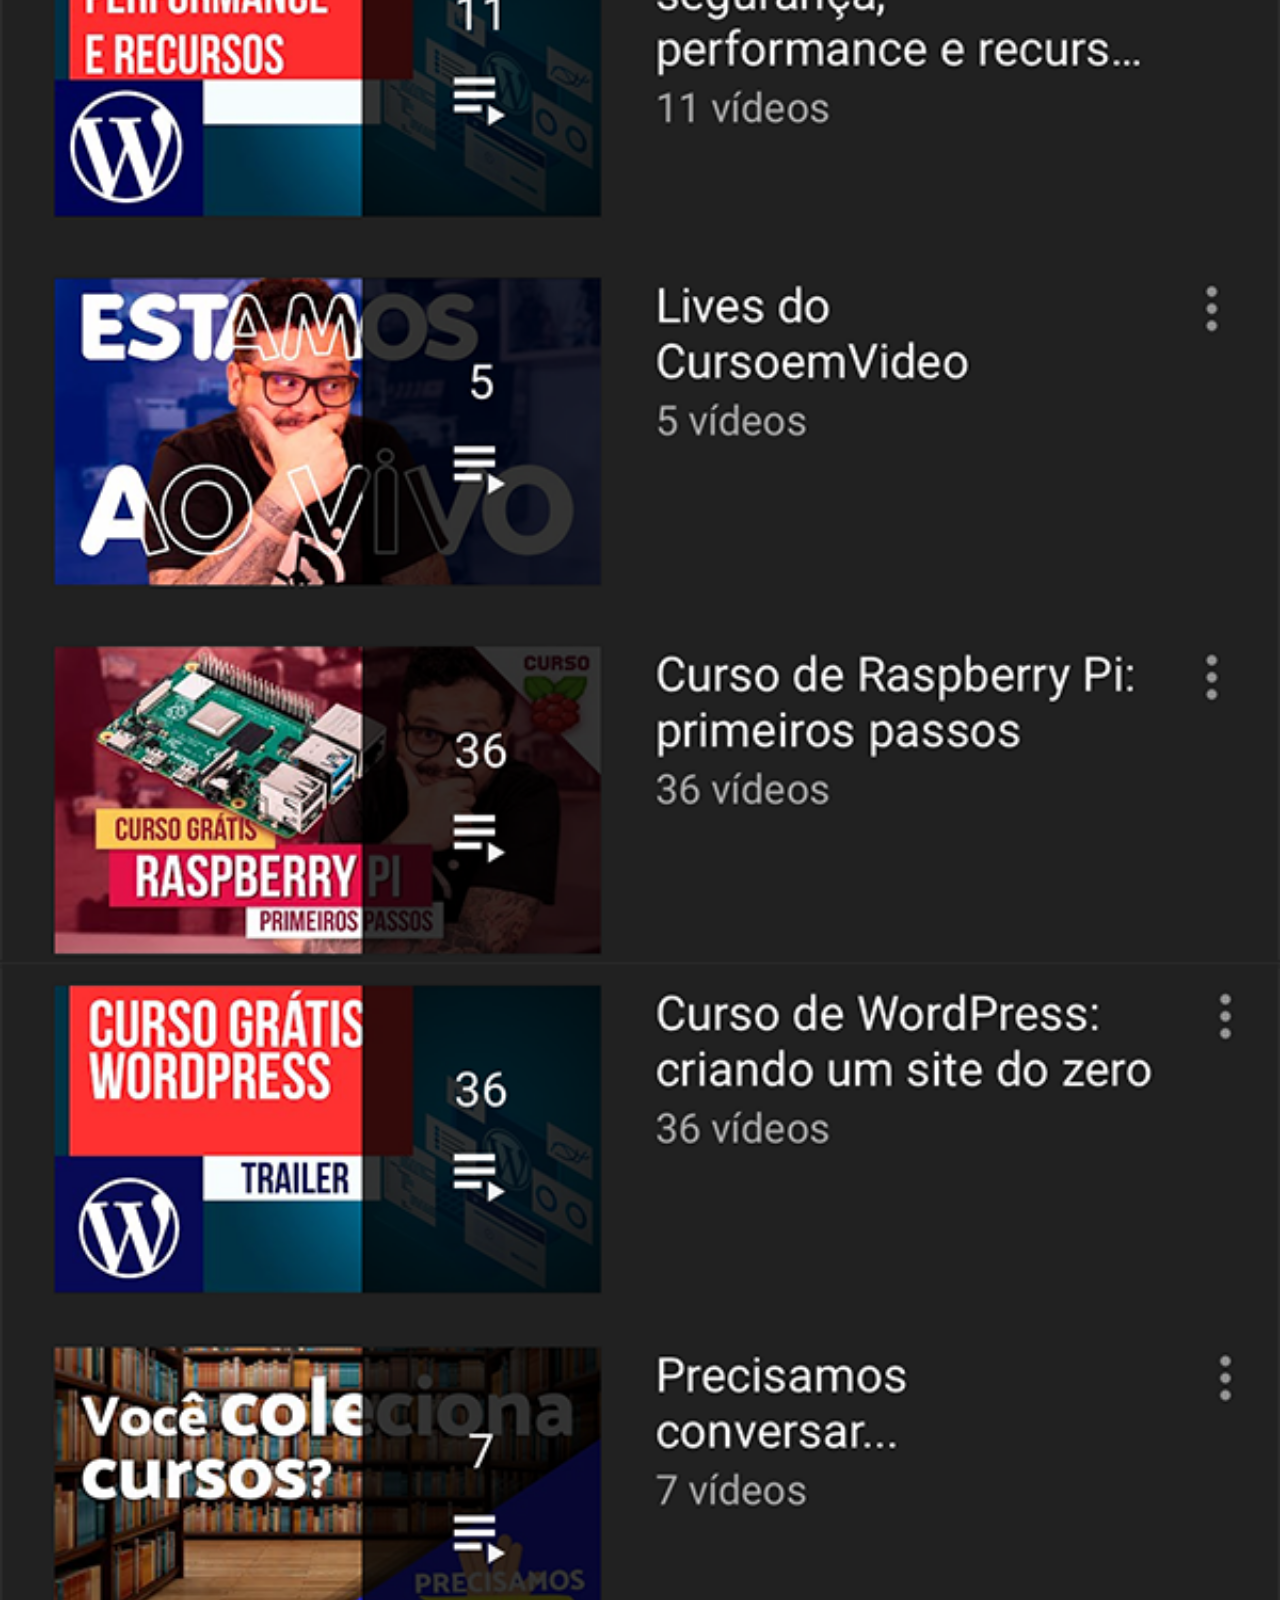
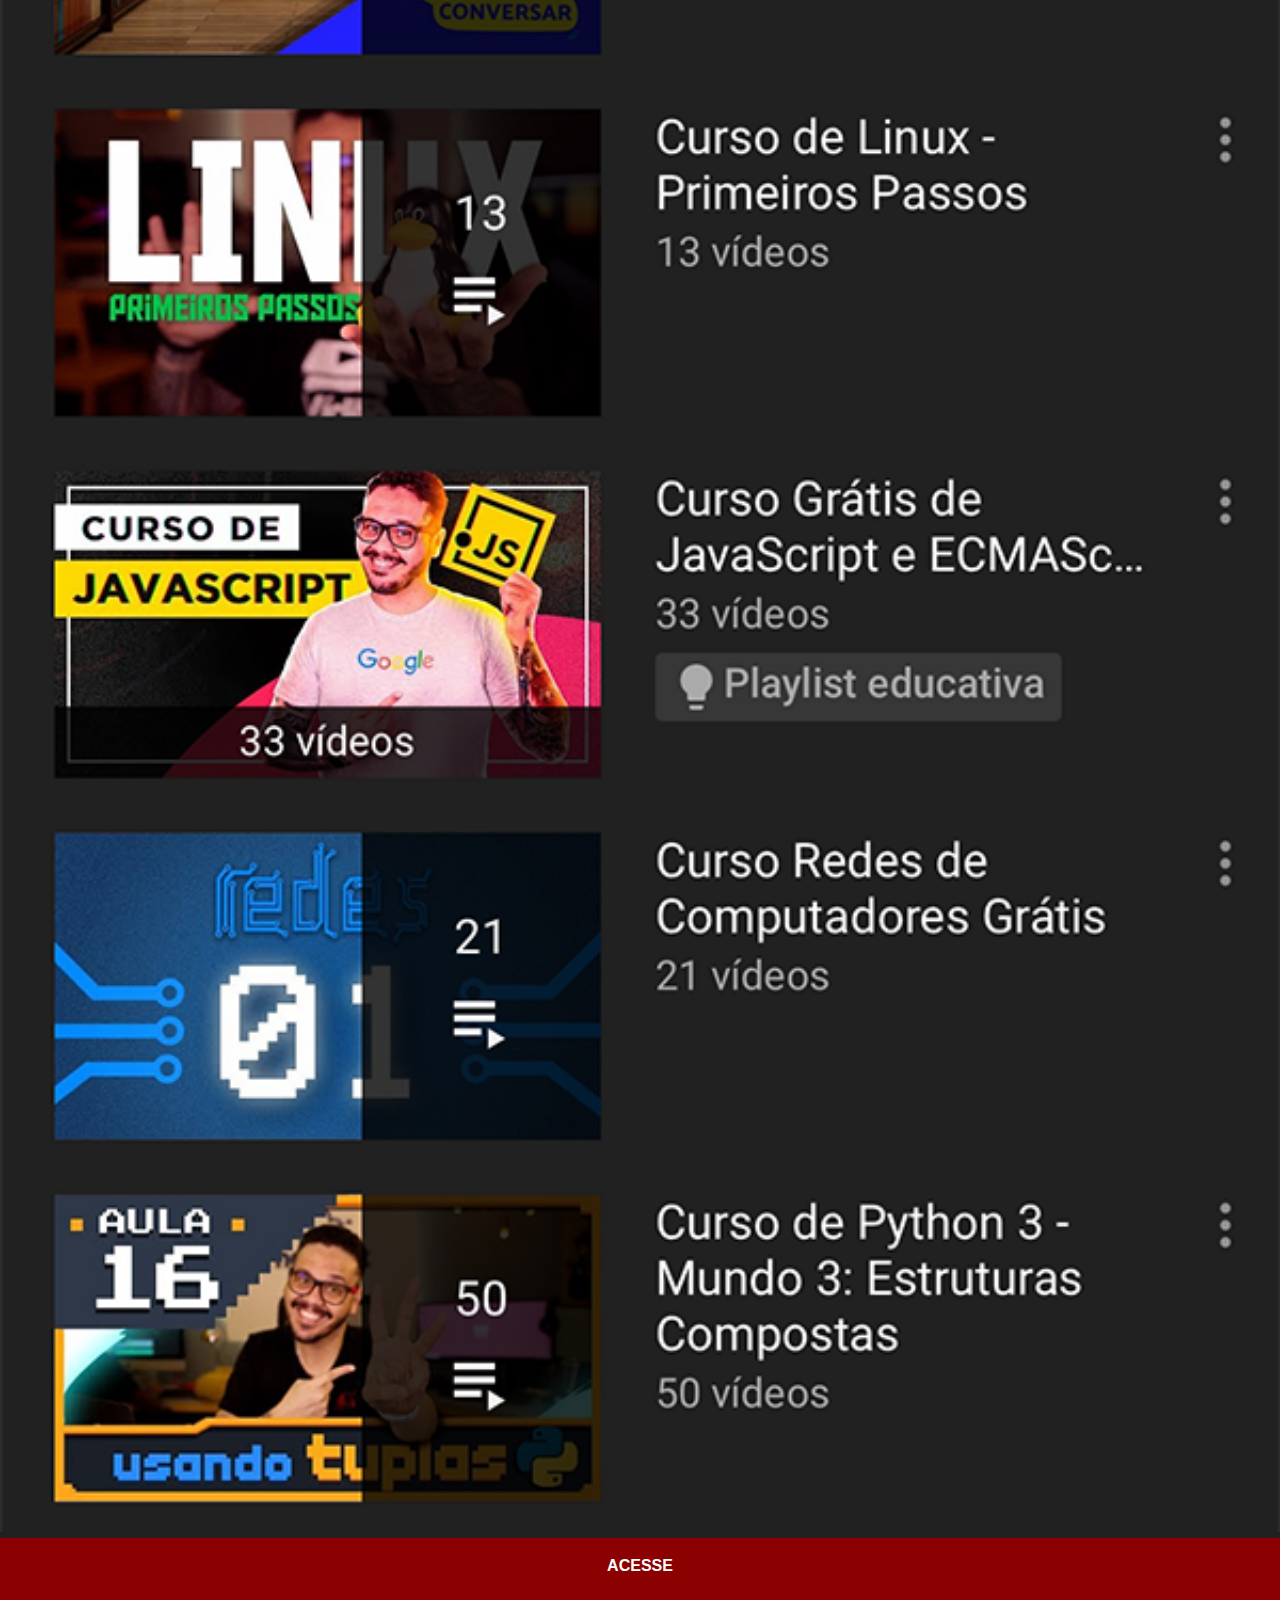
<file: tela-pag/youtube.html>
<!DOCTYPE html>
<html lang="pt-BR">
<head>
    <meta charset="UTF-8">
    <meta http-equiv="X-UA-Compatible" content="IE=edge">
    <meta name="viewport" content="width=device-width, initial-scale=1.0">
    <link rel="stylesheet" href="../estilos/estilo-social.css">

    <title>YOUTUBE</title>

</head>
<body>
    <img src="../imagens/pacote-d013/tela-youtube.png" alt="YouTube">
    <a href="https://www.youtube.com/@CursoemVideo/playlists" target="_blank">ACESSE</a>
    
</body>
</html>
</file>
<file: style.css>
body {
    background-image: url(imagens/pacote-d013/fundo-madeira.jpg);
    background-size: cover;
    position: relative;
    height: 100vh;
    padding-top: 20px;
    
}

div#iphone {
    padding-top: 20px;
    position: absolute;
    left: 50%;
    top: 50%;

    transform: translate(-50%, -50%);

}

div#menu {
    text-align: right;
}

div#menu img {
    margin-bottom:  15px;
    max-width: 50px;
    max-height: 50px;
    border-radius: 50%;
    box-sizing: border-box;

}

div#menu a img:hover {
    border: 1px solid white;
    
}

iframe {
    position: absolute;
    width: 268px;
    height: 472px;
    padding-top: 80px;
    left: 21px;
}
</file>
<file: estilos/estilo-social.css>
@charset "UTF-8";

* {
    margin: 0px;
    padding: 0px;
    font-family: Arial, Helvetica, sans-serif;
}

::-webkit-scrollbar {
    width: 0px;
    height: 0px;
}

img {
    width: 100vw;
}

a {
    display: block;
    background-color: darkred;
    color: white;
    text-align: center;
    font-weight: bold;
    text-decoration: none;
    padding: 25px;
    margin-top: -10px;
}

a:hover {
    background-color: red;
}
</file>
